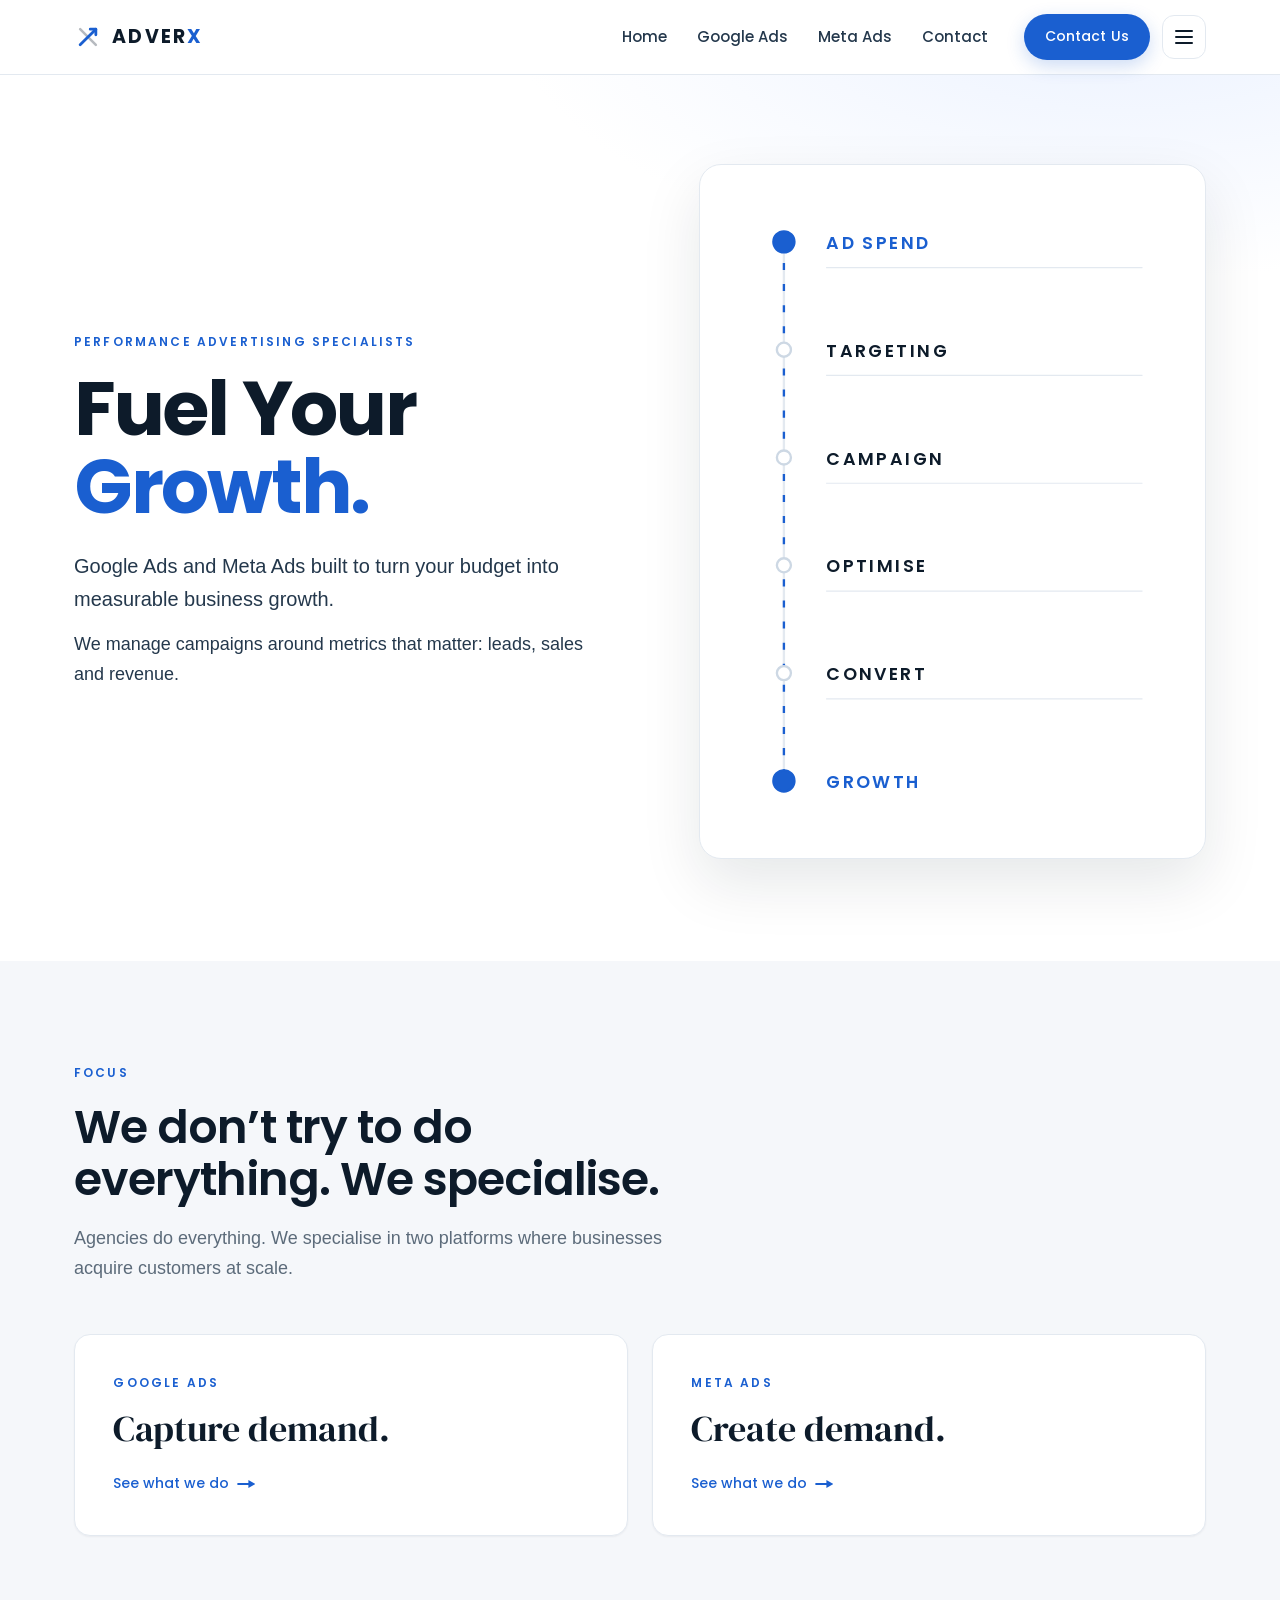
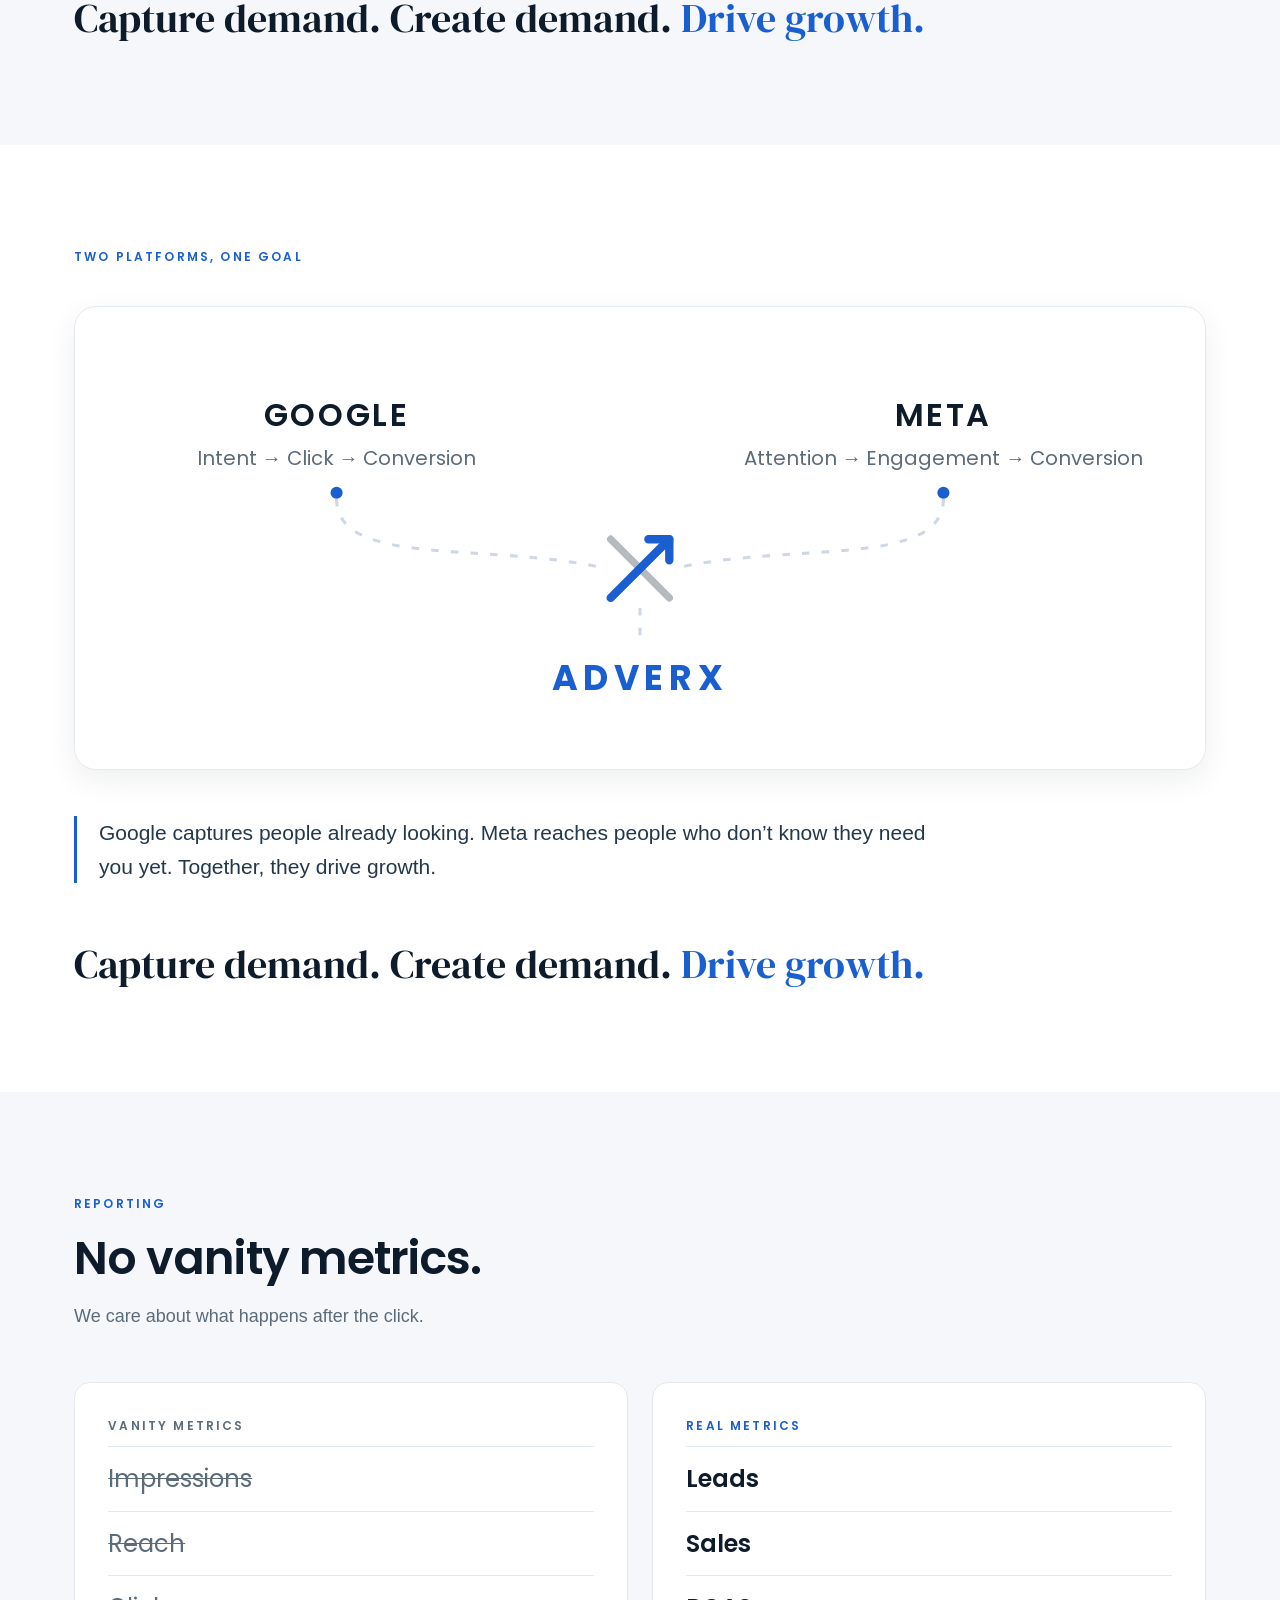
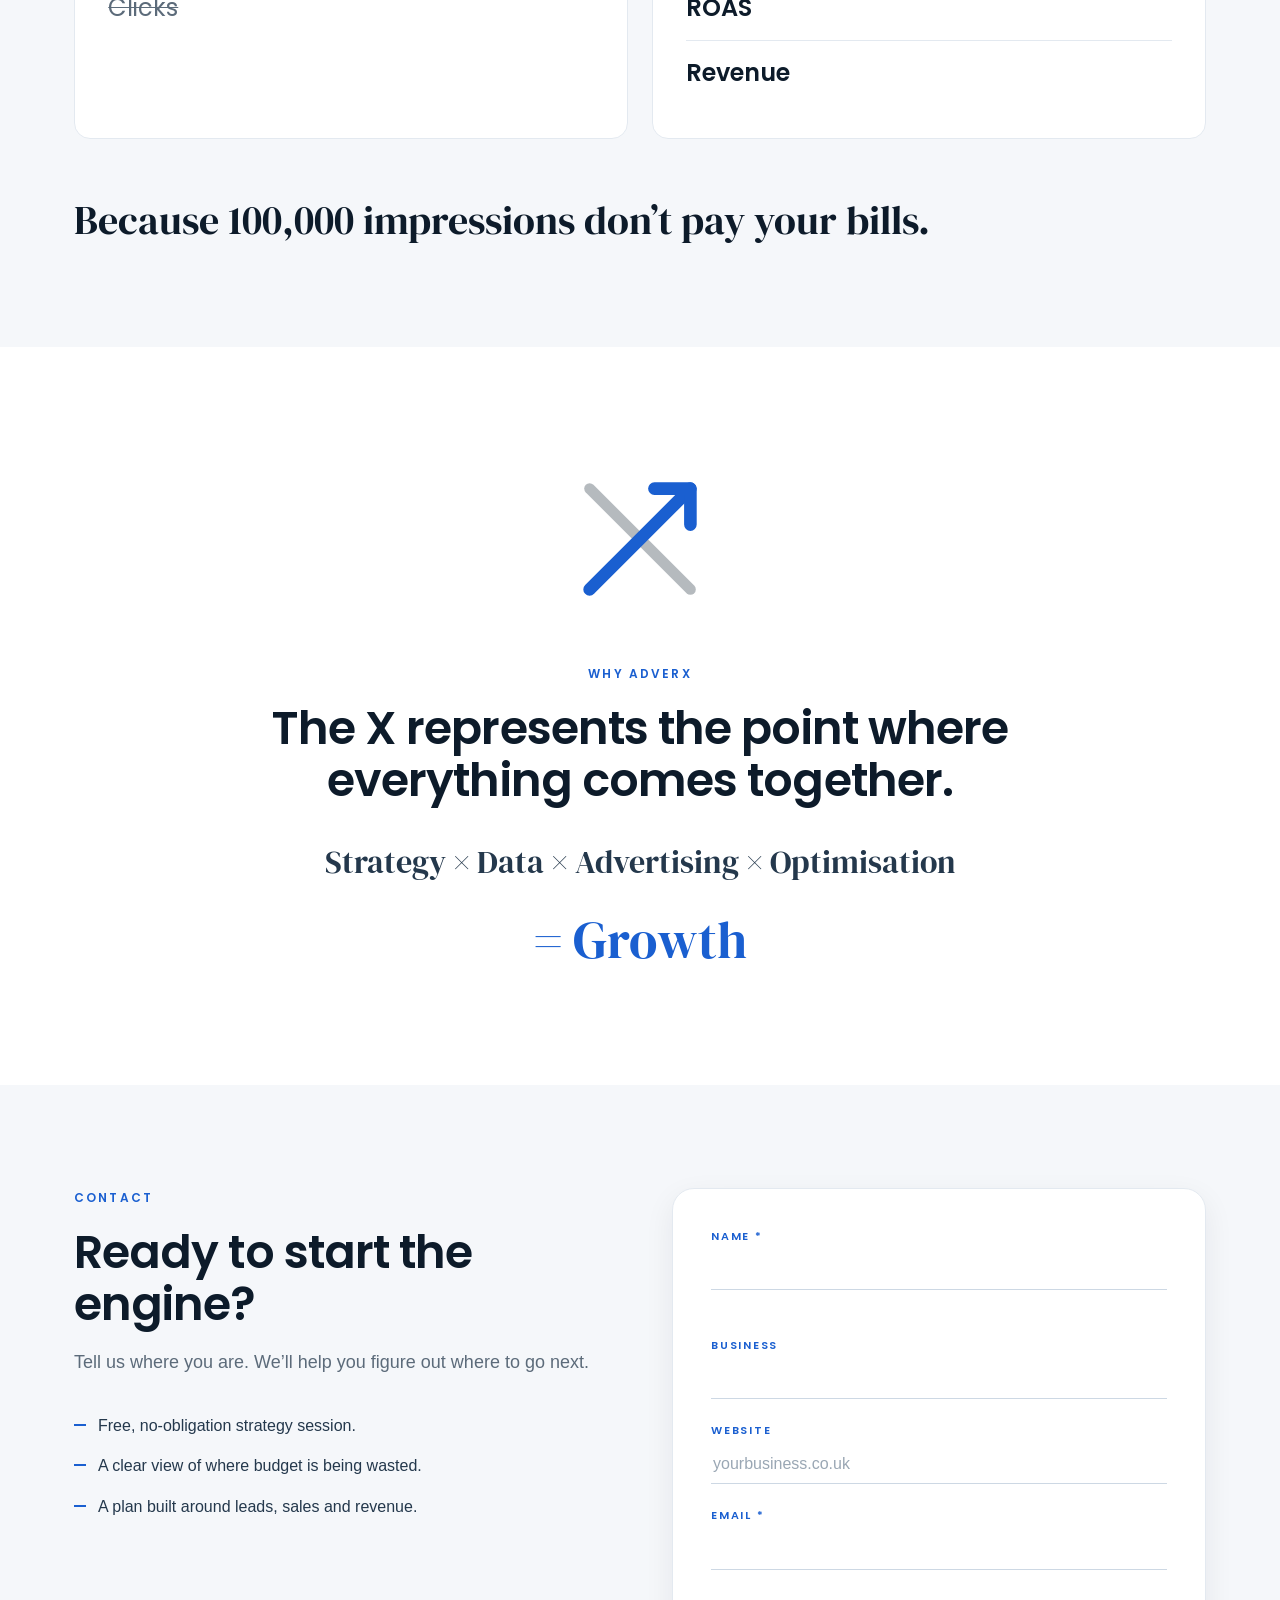
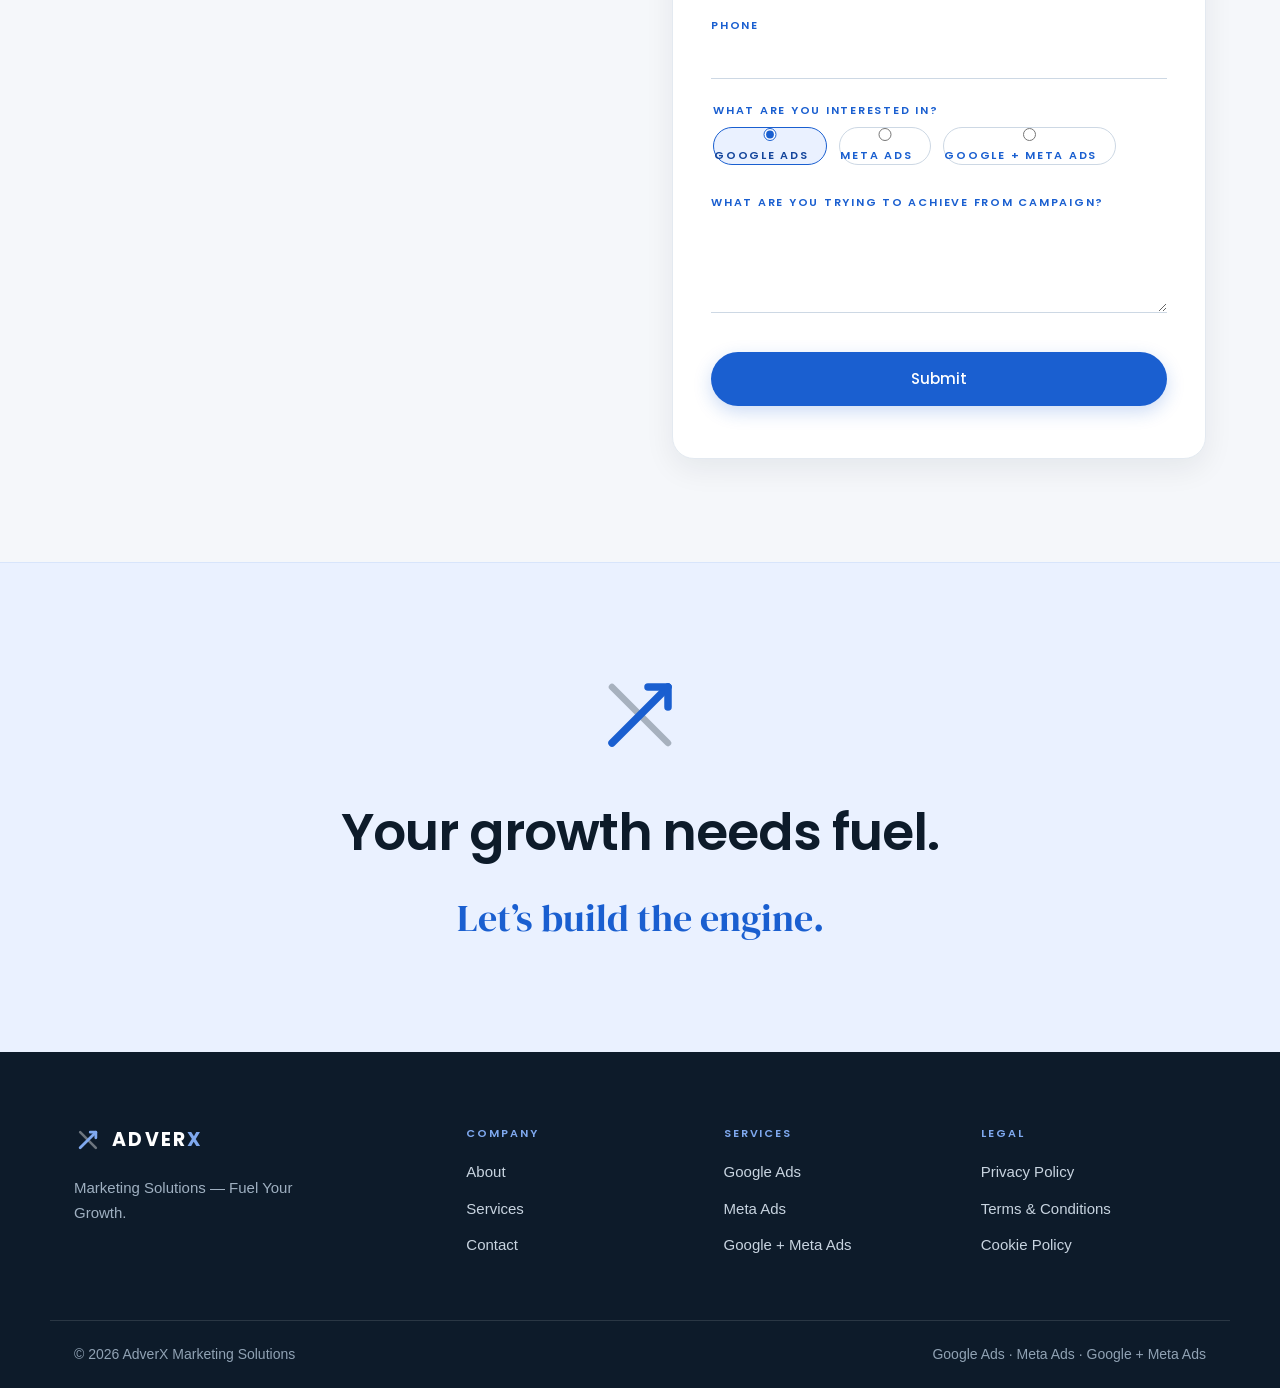
<file: index.html>
<!doctype html>
<html lang="en">
<head>
<meta charset="utf-8">
<meta name="viewport" content="width=device-width, initial-scale=1">
<title>AdverX Marketing Solutions — Google Ads &amp; Meta Ads Specialists</title>
<meta name="description" content="AdverX Marketing Solutions is a specialist Google Ads and Meta Ads agency. We manage campaigns around the metrics that matter: leads, sales and revenue.">
<meta name="theme-color" content="#ffffff">
<meta property="og:title" content="AdverX Marketing Solutions — Fuel Your Growth">
<meta property="og:description" content="Google Ads and Meta Ads built to turn your budget into measurable business growth.">
<meta property="og:type" content="website">
<link rel="preconnect" href="https://fonts.googleapis.com">
<link rel="preconnect" href="https://fonts.gstatic.com" crossorigin>
<link href="https://fonts.googleapis.com/css2?family=DM+Serif+Display&family=Poppins:wght@400;500;600;700&display=swap" rel="stylesheet">
<link rel="icon" href="assets/favicon.svg" type="image/svg+xml">
<link rel="stylesheet" href="assets/css/styles.css">
<script>
/* Scroll-reveal is opt-in via the .js class. If main.js never runs, drop the class
   again after a moment so the content can never stay hidden. */
document.documentElement.classList.add("js");
setTimeout(function () {
  if (!window.adverxReady) document.documentElement.classList.remove("js");
}, 2500);
</script>
</head>
<body id="top">
<a class="skip-link" href="#main">Skip to content</a>

<!-- ================= HEADER ================= -->
<header class="site-header" id="siteHeader">
  <div class="container header-inner">
    <a class="logo" href="index.html" aria-label="AdverX home">
      <svg class="x-mark" viewBox="0 0 100 100" aria-hidden="true" focusable="false">
        <path class="x-b" d="M22 22 L78 78"></path>
        <path class="x-a" d="M22 78 L78 22"></path>
        <path class="x-a-head" d="M58 22 H78 V42"></path>
      </svg>
      <span class="logo-word">ADVER<span class="logo-x">X</span></span>
    </a>

    <nav class="primary-nav" aria-label="Primary">
      <a href="index.html">Home</a>
      <a href="services.html#google-ads">Google Ads</a>
      <a href="services.html#meta-ads">Meta Ads</a>
      <a href="#contact">Contact</a>
    </nav>

    <div class="header-actions">
      <a class="btn btn-accent btn-sm header-cta" href="#contact">Contact Us</a>
      <button class="menu-toggle" id="menuToggle" type="button" aria-expanded="false" aria-controls="menuPanel">
        <span class="menu-bars" aria-hidden="true"><i></i><i></i><i></i></span>
        <span class="sr-only">Menu</span>
      </button>
    </div>
  </div>

  <div class="menu-panel" id="menuPanel" hidden>
    <div class="container menu-grid">
      <div class="menu-col menu-col-mobile">
        <p class="menu-heading">Menu</p>
        <a href="index.html">Home</a>
        <a href="services.html">Services</a>
        <a href="about.html">About</a>
        <a href="#contact">Contact</a>
      </div>
      <div class="menu-col">
        <p class="menu-heading">About</p>
        <a href="about.html">Built for performance</a>
        <a href="about.html#experience">Our experience</a>
        <a href="about.html#why">Why work with a specialist</a>
      </div>
      <div class="menu-col">
        <p class="menu-heading">Services</p>
        <a href="services.html#process">The AdverX Engine</a>
        <a href="services.html#google-ads">Google Ads</a>
        <a href="services.html#meta-ads">Meta Ads</a>
        <a href="services.html#google-meta">Google + Meta Ads</a>
      </div>
      <div class="menu-col menu-cta">
        <p class="menu-heading">Get started</p>
        <p class="menu-note">A no-obligation strategy session. Tell us where you are &mdash; we&rsquo;ll help you figure out where to go next.</p>
        <a class="btn btn-accent btn-sm" href="#contact">Contact Us</a>
      </div>
    </div>
  </div>
</header>

<main id="main">

<!-- ================= HERO ================= -->
<section class="hero" aria-labelledby="hero-title">
  <div class="container hero-grid">
    <div class="hero-copy">
      <p class="eyebrow reveal">Performance Advertising Specialists</p>
      <h1 id="hero-title" class="reveal">Fuel Your <span class="accent">Growth.</span></h1>
      <p class="lead reveal">Google Ads and Meta Ads built to turn your budget into measurable business growth.</p>
      <p class="lead lead-muted reveal">We manage campaigns around metrics that matter: leads, sales and revenue.</p>
    </div>

    <div class="hero-visual reveal">
      <svg class="engine-svg" viewBox="0 0 380 540" role="img" aria-label="The AdverX engine: ad spend flows through targeting, campaign, optimisation and conversion into growth.">
        <line class="rail" x1="46" y1="40" x2="46" y2="500"></line>
        <line class="rail-flow" x1="46" y1="40" x2="46" y2="500"></line>

        <g class="node node-hot" transform="translate(0,40)">
          <circle cx="46" cy="0" r="9"></circle><text x="82" y="6">AD SPEND</text>
          <line class="node-rule" x1="82" y1="22" x2="352" y2="22"></line>
        </g>
        <g class="node" transform="translate(0,132)">
          <circle cx="46" cy="0" r="6"></circle><text x="82" y="6">TARGETING</text>
          <line class="node-rule" x1="82" y1="22" x2="352" y2="22"></line>
        </g>
        <g class="node" transform="translate(0,224)">
          <circle cx="46" cy="0" r="6"></circle><text x="82" y="6">CAMPAIGN</text>
          <line class="node-rule" x1="82" y1="22" x2="352" y2="22"></line>
        </g>
        <g class="node" transform="translate(0,316)">
          <circle cx="46" cy="0" r="6"></circle><text x="82" y="6">OPTIMISE</text>
          <line class="node-rule" x1="82" y1="22" x2="352" y2="22"></line>
        </g>
        <g class="node" transform="translate(0,408)">
          <circle cx="46" cy="0" r="6"></circle><text x="82" y="6">CONVERT</text>
          <line class="node-rule" x1="82" y1="22" x2="352" y2="22"></line>
        </g>
        <g class="node node-hot" transform="translate(0,500)">
          <circle cx="46" cy="0" r="9"></circle><text x="82" y="6">GROWTH</text>
        </g>
      </svg>
    </div>
  </div>
</section>

<!-- ================= SPECIALISE ================= -->
<section class="section section-alt" id="specialise" aria-labelledby="specialise-title">
  <div class="container">
    <p class="eyebrow reveal">Focus</p>
    <h2 id="specialise-title" class="section-title reveal">We don&rsquo;t try to do everything. We specialise.</h2>
    <p class="section-lead reveal">Agencies do everything. We specialise in two platforms where businesses acquire customers at scale.</p>

    <div class="split-cards">
      <a class="split-card split-card-link reveal" href="services.html#google-ads">
        <p class="card-kicker">Google Ads</p>
        <p class="card-statement">Capture demand.</p>
        <span class="card-more">See what we do</span>
      </a>
      <a class="split-card split-card-link reveal" href="services.html#meta-ads">
        <p class="card-kicker">Meta Ads</p>
        <p class="card-statement">Create demand.</p>
        <span class="card-more">See what we do</span>
      </a>
    </div>

    <p class="big-statement reveal">Capture demand. Create demand. <span class="accent">Drive growth.</span></p>
  </div>
</section>

<!-- ================= CONVERGENCE ================= -->
<section class="section convergence" aria-labelledby="convergence-title">
  <div class="container">
    <p class="eyebrow reveal">Two platforms, one goal</p>
    <h2 id="convergence-title" class="sr-only">How Google Ads and Meta Ads converge</h2>

    <div class="diagram-wrap reveal">
      <svg class="converge-svg" viewBox="0 0 700 260" role="img" aria-label="Google delivers intent, click and conversion. Meta delivers attention, engagement and conversion. Both converge on AdverX.">
        <path class="flow" d="M150 104 C150 150 250 132 328 150"></path>
        <path class="flow" d="M550 104 C550 150 450 132 372 150"></path>
        <path class="flow" d="M350 176 L350 200"></path>

        <text class="node-title" x="150" y="56">GOOGLE</text>
        <text class="node-sub" x="150" y="82">Intent &rarr; Click &rarr; Conversion</text>

        <text class="node-title" x="550" y="56">META</text>
        <text class="node-sub" x="550" y="82">Attention &rarr; Engagement &rarr; Conversion</text>

        <circle class="dot" cx="150" cy="100" r="4"></circle>
        <circle class="dot" cx="550" cy="100" r="4"></circle>

        <g class="x-glyph" transform="translate(315.5,115.5) scale(0.69)">
          <path class="x-b" d="M22 22 L78 78"></path>
          <path class="x-a" d="M22 78 L78 22"></path>
          <path class="x-a-head" d="M58 22 H78 V42"></path>
        </g>

        <text class="node-brand" x="350" y="230">ADVERX</text>
      </svg>
    </div>

    <blockquote class="quote reveal">
      Google captures people already looking. Meta reaches people who don&rsquo;t know they need you yet. Together, they drive growth.
    </blockquote>

    <p class="big-statement reveal">Capture demand. Create demand. <span class="accent">Drive growth.</span></p>
  </div>
</section>

<!-- ================= NO VANITY METRICS ================= -->
<section class="section section-alt" id="reporting" aria-labelledby="reporting-title">
  <div class="container">
    <p class="eyebrow reveal">Reporting</p>
    <h2 id="reporting-title" class="section-title reveal">No vanity metrics.</h2>
    <p class="section-lead reveal">We care about what happens after the click.</p>

    <div class="metrics-grid">
      <div class="metrics-col reveal">
        <p class="metrics-label">Vanity metrics</p>
        <ul class="metrics-list metrics-vanity">
          <li><s>Impressions</s></li>
          <li><s>Reach</s></li>
          <li><s>Clicks</s></li>
        </ul>
      </div>
      <div class="metrics-col reveal">
        <p class="metrics-label metrics-label-real">Real metrics</p>
        <ul class="metrics-list metrics-real">
          <li>Leads</li>
          <li>Sales</li>
          <li>ROAS</li>
          <li>Revenue</li>
        </ul>
      </div>
    </div>

    <p class="big-statement reveal">Because 100,000 impressions don&rsquo;t pay your bills.</p>
  </div>
</section>

<!-- ================= BRAND STORY ================= -->
<section class="section brand-story" id="brand" aria-labelledby="brand-title">
  <div class="container brand-inner">
    <svg class="x-mark-large reveal" viewBox="0 0 100 100" aria-hidden="true" focusable="false">
      <path class="x-b" d="M22 22 L78 78"></path>
      <path class="x-a" d="M22 78 L78 22"></path>
      <path class="x-a-head" d="M58 22 H78 V42"></path>
    </svg>
    <p class="eyebrow reveal">Why AdverX</p>
    <h2 id="brand-title" class="section-title reveal">The X represents the point where everything comes together.</h2>

    <p class="formula reveal">Strategy &times; Data &times; Advertising &times; Optimisation</p>
    <p class="formula formula-result reveal">= Growth</p>
  </div>
</section>

<!-- ================= CONTACT ================= -->
<section class="section section-alt contact" id="contact" aria-labelledby="contact-title">
  <div class="container contact-grid">
    <div class="contact-copy">
      <p class="eyebrow reveal">Contact</p>
      <h2 id="contact-title" class="section-title reveal">Ready to start the engine?</h2>
      <p class="section-lead reveal">Tell us where you are. We&rsquo;ll help you figure out where to go next.</p>

      <ul class="contact-points reveal">
        <li>Free, no-obligation strategy session.</li>
        <li>A clear view of where budget is being wasted.</li>
        <li>A plan built around leads, sales and revenue.</li>
      </ul>
    </div>

    <div class="contact-form-wrap reveal">
      <form class="contact-form" id="contactForm" novalidate>
        <div class="field">
          <label for="name">Name <span class="req" aria-hidden="true">*</span></label>
          <input type="text" id="name" name="name" autocomplete="name" required>
          <p class="field-error" data-error-for="name"></p>
        </div>

        <div class="field">
          <label for="business">Business</label>
          <input type="text" id="business" name="business" autocomplete="organization">
        </div>

        <div class="field">
          <label for="website">Website</label>
          <input type="text" id="website" name="website" autocomplete="url" placeholder="yourbusiness.co.uk">
        </div>

        <div class="field">
          <label for="email">Email <span class="req" aria-hidden="true">*</span></label>
          <input type="email" id="email" name="email" autocomplete="email" required>
          <p class="field-error" data-error-for="email"></p>
        </div>

        <div class="field">
          <label for="phone">Phone</label>
          <input type="tel" id="phone" name="phone" autocomplete="tel">
        </div>

        <fieldset class="field field-choice">
          <legend>What are you interested in?</legend>
          <div class="radio-row">
            <label class="radio">
              <input type="radio" name="interest" value="Google Ads" checked>
              <span>Google Ads</span>
            </label>
            <label class="radio">
              <input type="radio" name="interest" value="Meta Ads">
              <span>Meta Ads</span>
            </label>
            <label class="radio">
              <input type="radio" name="interest" value="Google + Meta Ads">
              <span>Google + Meta Ads</span>
            </label>
          </div>
        </fieldset>

        <div class="field">
          <label for="goals">What are you trying to achieve from campaign?</label>
          <textarea id="goals" name="goals" rows="4"></textarea>
        </div>

        <button class="btn btn-accent btn-block" type="submit">Submit</button>
        <p class="form-status" id="formStatus" role="status" aria-live="polite"></p>
      </form>
    </div>
  </div>
</section>

<!-- ================= FINAL CTA ================= -->
<section class="final-cta" aria-labelledby="final-cta-title">
  <div class="container final-inner">
    <svg class="x-mark-cta" viewBox="0 0 100 100" aria-hidden="true" focusable="false">
      <path class="x-b" d="M22 22 L78 78"></path>
      <path class="x-a" d="M22 78 L78 22"></path>
      <path class="x-a-head" d="M58 22 H78 V42"></path>
    </svg>
    <h2 id="final-cta-title">Your growth needs fuel.</h2>
    <p class="final-sub">Let&rsquo;s build the engine.</p>
  </div>
</section>

</main>

<!-- ================= FOOTER ================= -->
<footer class="site-footer">
  <div class="container footer-grid">
    <div class="footer-brand">
      <a class="logo" href="index.html" aria-label="AdverX home">
        <svg class="x-mark" viewBox="0 0 100 100" aria-hidden="true" focusable="false">
          <path class="x-b" d="M22 22 L78 78"></path>
          <path class="x-a" d="M22 78 L78 22"></path>
          <path class="x-a-head" d="M58 22 H78 V42"></path>
        </svg>
        <span class="logo-word">ADVER<span class="logo-x">X</span></span>
      </a>
      <p class="footer-tagline">Marketing Solutions &mdash; Fuel Your Growth.</p>
    </div>

    <nav class="footer-col" aria-label="Company">
      <p class="footer-heading">Company</p>
      <a href="about.html">About</a>
      <a href="services.html">Services</a>
      <a href="#contact">Contact</a>
    </nav>

    <nav class="footer-col" aria-label="Services">
      <p class="footer-heading">Services</p>
      <a href="services.html#google-ads">Google Ads</a>
      <a href="services.html#meta-ads">Meta Ads</a>
      <a href="services.html#google-meta">Google + Meta Ads</a>
    </nav>

    <nav class="footer-col" aria-label="Legal">
      <p class="footer-heading">Legal</p>
      <a href="legal/privacy-policy.html">Privacy Policy</a>
      <a href="legal/terms-and-conditions.html">Terms &amp; Conditions</a>
      <a href="legal/cookie-policy.html">Cookie Policy</a>
    </nav>
  </div>

  <div class="container footer-bottom">
    <p>&copy; 2026 AdverX Marketing Solutions</p>
    <p>Google Ads &middot; Meta Ads &middot; Google + Meta Ads</p>
  </div>
</footer>

<script src="assets/js/main.js"></script>
</body>
</html>
</file>
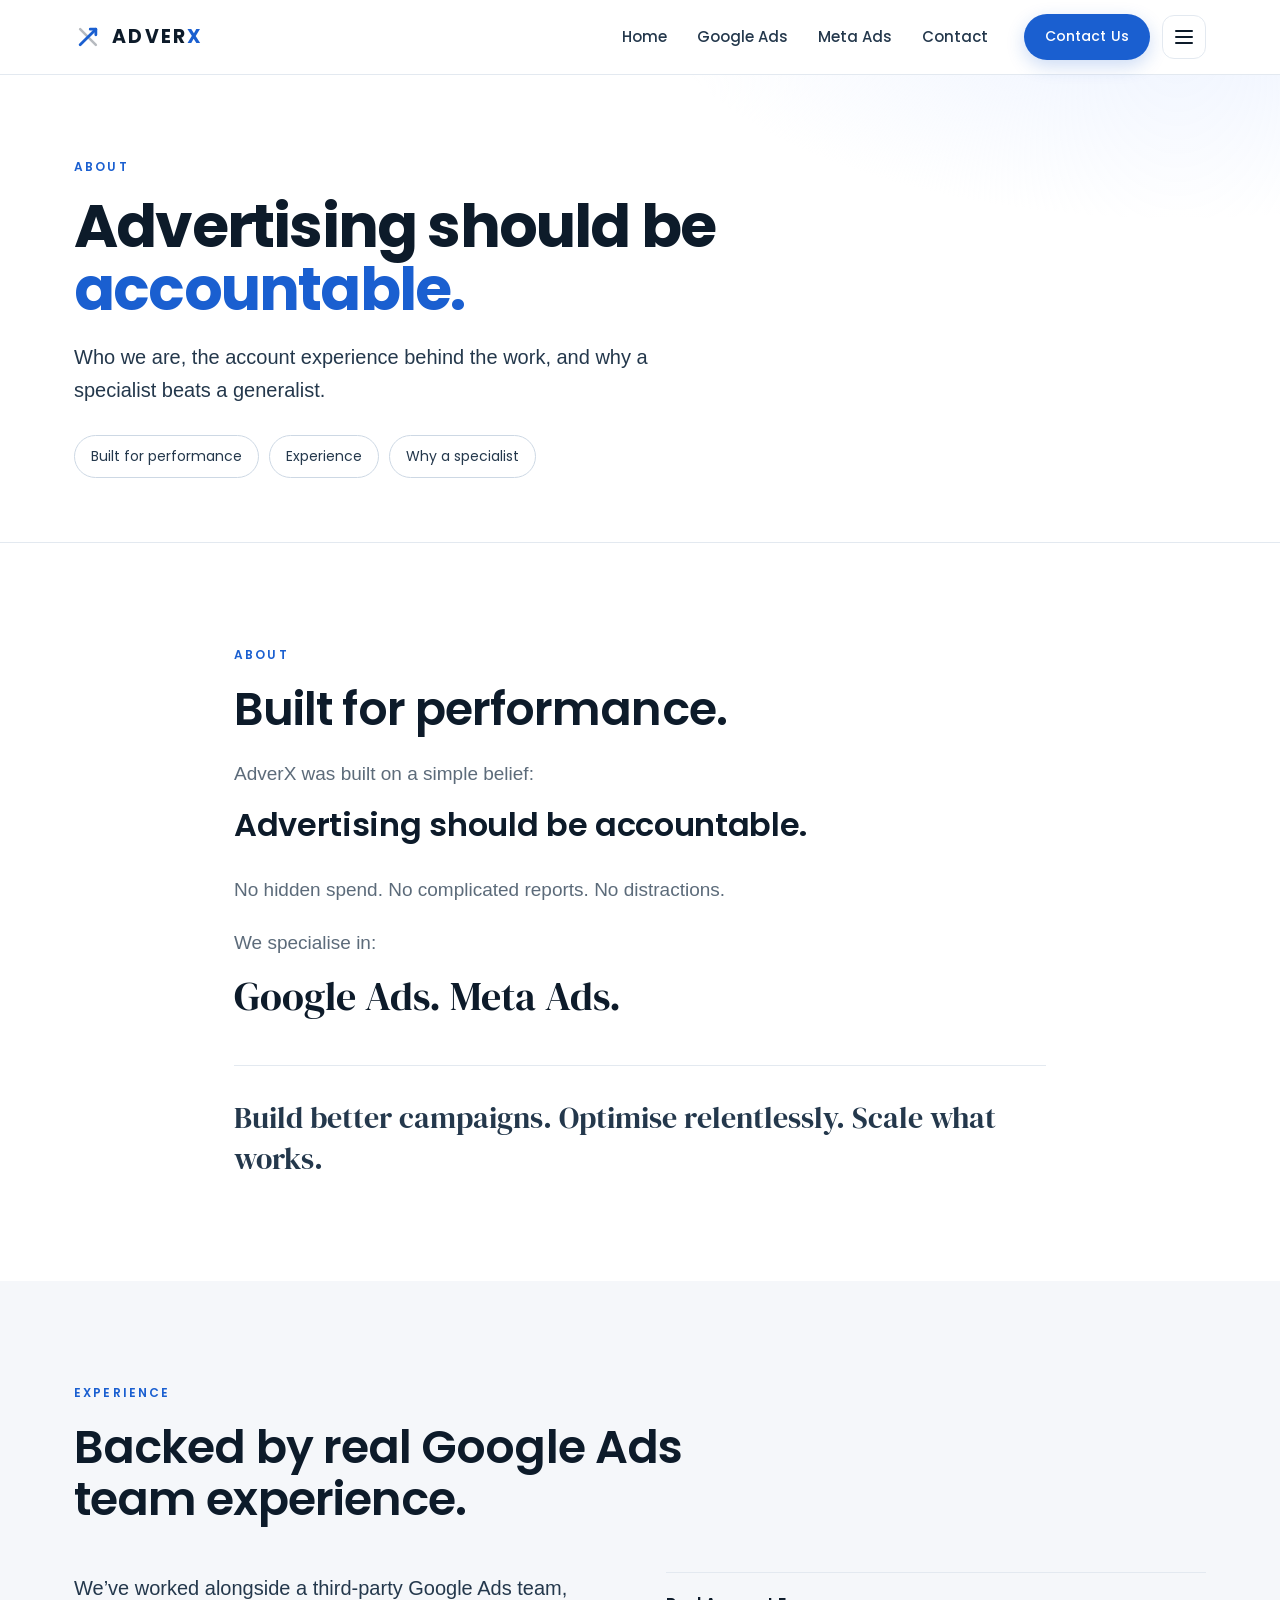
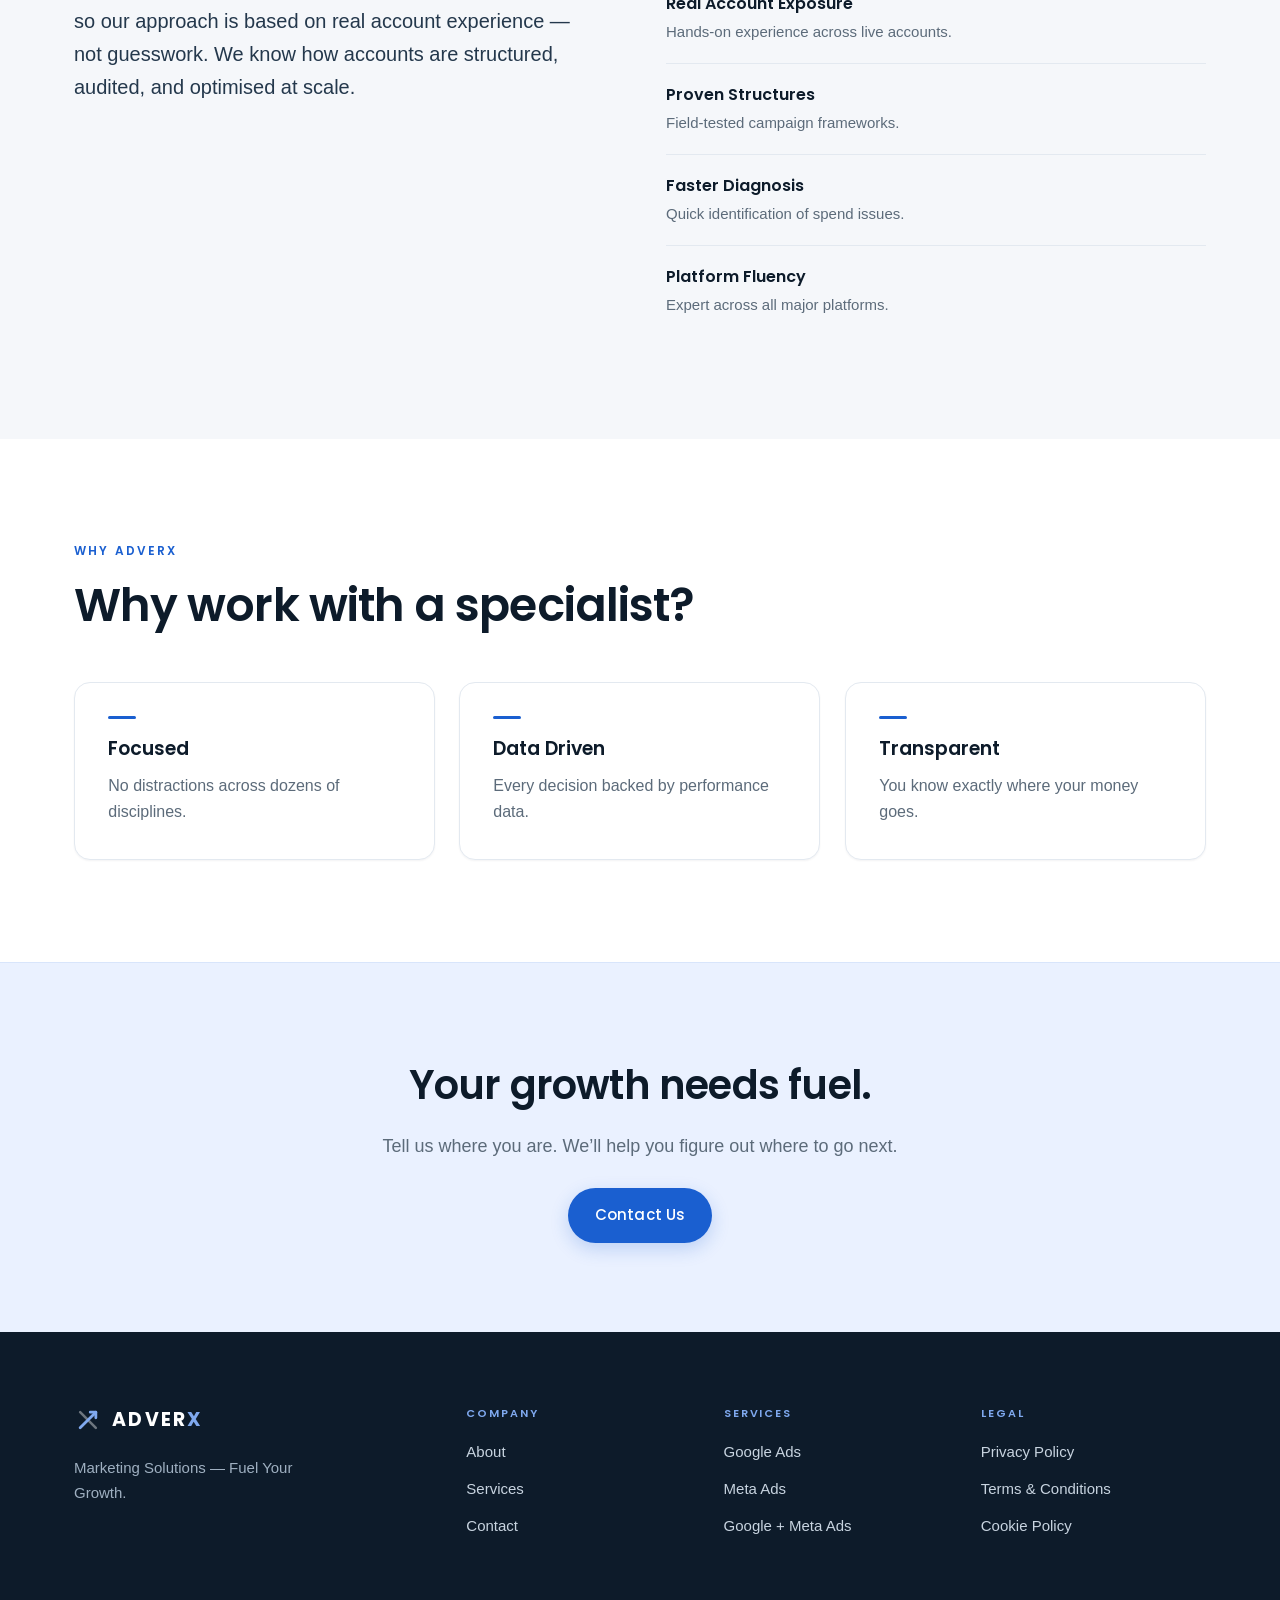
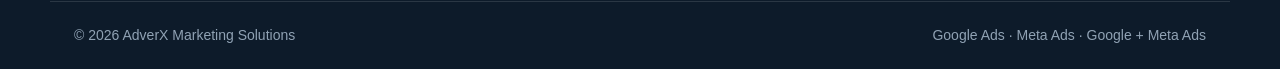
<file: about.html>
<!doctype html>
<html lang="en">
<head>
<meta charset="utf-8">
<meta name="viewport" content="width=device-width, initial-scale=1">
<title>About — AdverX Marketing Solutions</title>
<meta name="description" content="AdverX was built on a simple belief: advertising should be accountable. Real Google Ads team experience, and why a specialist beats a generalist.">
<meta name="theme-color" content="#ffffff">
<meta property="og:title" content="About — AdverX Marketing Solutions">
<meta property="og:description" content="Built for performance. Advertising should be accountable.">
<meta property="og:type" content="website">
<link rel="preconnect" href="https://fonts.googleapis.com">
<link rel="preconnect" href="https://fonts.gstatic.com" crossorigin>
<link href="https://fonts.googleapis.com/css2?family=DM+Serif+Display&family=Poppins:wght@400;500;600;700&display=swap" rel="stylesheet">
<link rel="icon" href="assets/favicon.svg" type="image/svg+xml">
<link rel="stylesheet" href="assets/css/styles.css">
<script>
document.documentElement.classList.add("js");
setTimeout(function () {
  if (!window.adverxReady) document.documentElement.classList.remove("js");
}, 2500);
</script>
</head>
<body id="top">
<a class="skip-link" href="#main">Skip to content</a>

<!-- ================= HEADER ================= -->
<header class="site-header" id="siteHeader">
  <div class="container header-inner">
    <a class="logo" href="index.html" aria-label="AdverX home">
      <svg class="x-mark" viewBox="0 0 100 100" aria-hidden="true" focusable="false">
        <path class="x-b" d="M22 22 L78 78"></path>
        <path class="x-a" d="M22 78 L78 22"></path>
        <path class="x-a-head" d="M58 22 H78 V42"></path>
      </svg>
      <span class="logo-word">ADVER<span class="logo-x">X</span></span>
    </a>

    <nav class="primary-nav" aria-label="Primary">
      <a href="index.html">Home</a>
      <a href="services.html#google-ads">Google Ads</a>
      <a href="services.html#meta-ads">Meta Ads</a>
      <a href="index.html#contact">Contact</a>
    </nav>

    <div class="header-actions">
      <a class="btn btn-accent btn-sm header-cta" href="index.html#contact">Contact Us</a>
      <button class="menu-toggle" id="menuToggle" type="button" aria-expanded="false" aria-controls="menuPanel">
        <span class="menu-bars" aria-hidden="true"><i></i><i></i><i></i></span>
        <span class="sr-only">Menu</span>
      </button>
    </div>
  </div>

  <div class="menu-panel" id="menuPanel" hidden>
    <div class="container menu-grid">
      <div class="menu-col menu-col-mobile">
        <p class="menu-heading">Menu</p>
        <a href="index.html">Home</a>
        <a href="services.html">Services</a>
        <a href="about.html">About</a>
        <a href="index.html#contact">Contact</a>
      </div>
      <div class="menu-col">
        <p class="menu-heading">About</p>
        <a href="#story">Built for performance</a>
        <a href="#experience">Our experience</a>
        <a href="#why">Why work with a specialist</a>
      </div>
      <div class="menu-col">
        <p class="menu-heading">Services</p>
        <a href="services.html#process">The AdverX Engine</a>
        <a href="services.html#google-ads">Google Ads</a>
        <a href="services.html#meta-ads">Meta Ads</a>
        <a href="services.html#google-meta">Google + Meta Ads</a>
      </div>
      <div class="menu-col menu-cta">
        <p class="menu-heading">Get started</p>
        <p class="menu-note">A no-obligation strategy session. Tell us where you are &mdash; we&rsquo;ll help you figure out where to go next.</p>
        <a class="btn btn-accent btn-sm" href="index.html#contact">Contact Us</a>
      </div>
    </div>
  </div>
</header>

<main id="main">

<!-- ================= PAGE HERO ================= -->
<section class="page-hero">
  <div class="container">
    <p class="eyebrow reveal">About</p>
    <h1 class="reveal">Advertising should be <span class="accent">accountable.</span></h1>
    <p class="lead reveal">Who we are, the account experience behind the work, and why a specialist beats a generalist.</p>

    <div class="page-jump reveal">
      <a href="#story">Built for performance</a>
      <a href="#experience">Experience</a>
      <a href="#why">Why a specialist</a>
    </div>
  </div>
</section>

<!-- ================= 1. ABOUT ================= -->
<section class="section" id="story" aria-labelledby="about-title">
  <div class="container about-inner">
    <p class="eyebrow reveal">About</p>
    <h2 id="about-title" class="section-title reveal">Built for performance.</h2>

    <p class="about-line reveal">AdverX was built on a simple belief:</p>
    <p class="about-strong reveal">Advertising should be accountable.</p>
    <p class="about-line reveal">No hidden spend. No complicated reports. No distractions.</p>
    <p class="about-line reveal">We specialise in:</p>
    <p class="big-statement about-platforms reveal">Google Ads. Meta Ads.</p>
    <p class="callout reveal">Build better campaigns. Optimise relentlessly. Scale what works.</p>
  </div>
</section>

<!-- ================= 2. EXPERIENCE ================= -->
<section class="section section-alt" id="experience" aria-labelledby="experience-title">
  <div class="container">
    <p class="eyebrow reveal">Experience</p>
    <h2 id="experience-title" class="section-title reveal">Backed by real Google Ads team experience.</h2>

    <div class="experience-grid">
      <div class="experience-copy reveal">
        <p>We&rsquo;ve worked alongside a third-party Google Ads team, so our approach is based on real account experience &mdash; not guesswork. We know how accounts are structured, audited, and optimised at scale.</p>
      </div>

      <ul class="service-list experience-list">
        <li class="reveal"><h3>Real Account Exposure</h3><p>Hands-on experience across live accounts.</p></li>
        <li class="reveal"><h3>Proven Structures</h3><p>Field-tested campaign frameworks.</p></li>
        <li class="reveal"><h3>Faster Diagnosis</h3><p>Quick identification of spend issues.</p></li>
        <li class="reveal"><h3>Platform Fluency</h3><p>Expert across all major platforms.</p></li>
      </ul>
    </div>
  </div>
</section>

<!-- ================= 3. WHY A SPECIALIST ================= -->
<section class="section" id="why" aria-labelledby="why-title">
  <div class="container">
    <p class="eyebrow reveal">Why AdverX</p>
    <h2 id="why-title" class="section-title reveal">Why work with a specialist?</h2>

    <div class="cards-3">
      <article class="card reveal">
        <h3>Focused</h3>
        <p>No distractions across dozens of disciplines.</p>
      </article>
      <article class="card reveal">
        <h3>Data Driven</h3>
        <p>Every decision backed by performance data.</p>
      </article>
      <article class="card reveal">
        <h3>Transparent</h3>
        <p>You know exactly where your money goes.</p>
      </article>
    </div>
  </div>
</section>

<!-- ================= CTA ================= -->
<section class="cta-band">
  <div class="container">
    <h2>Your growth needs fuel.</h2>
    <p>Tell us where you are. We&rsquo;ll help you figure out where to go next.</p>
    <a class="btn btn-accent" href="index.html#contact">Contact Us</a>
  </div>
</section>

</main>

<!-- ================= FOOTER ================= -->
<footer class="site-footer">
  <div class="container footer-grid">
    <div class="footer-brand">
      <a class="logo" href="index.html" aria-label="AdverX home">
        <svg class="x-mark" viewBox="0 0 100 100" aria-hidden="true" focusable="false">
          <path class="x-b" d="M22 22 L78 78"></path>
          <path class="x-a" d="M22 78 L78 22"></path>
          <path class="x-a-head" d="M58 22 H78 V42"></path>
        </svg>
        <span class="logo-word">ADVER<span class="logo-x">X</span></span>
      </a>
      <p class="footer-tagline">Marketing Solutions &mdash; Fuel Your Growth.</p>
    </div>

    <nav class="footer-col" aria-label="Company">
      <p class="footer-heading">Company</p>
      <a href="about.html">About</a>
      <a href="services.html">Services</a>
      <a href="index.html#contact">Contact</a>
    </nav>

    <nav class="footer-col" aria-label="Services">
      <p class="footer-heading">Services</p>
      <a href="services.html#google-ads">Google Ads</a>
      <a href="services.html#meta-ads">Meta Ads</a>
      <a href="services.html#google-meta">Google + Meta Ads</a>
    </nav>

    <nav class="footer-col" aria-label="Legal">
      <p class="footer-heading">Legal</p>
      <a href="legal/privacy-policy.html">Privacy Policy</a>
      <a href="legal/terms-and-conditions.html">Terms &amp; Conditions</a>
      <a href="legal/cookie-policy.html">Cookie Policy</a>
    </nav>
  </div>

  <div class="container footer-bottom">
    <p>&copy; 2026 AdverX Marketing Solutions</p>
    <p>Google Ads &middot; Meta Ads &middot; Google + Meta Ads</p>
  </div>
</footer>

<script src="assets/js/main.js"></script>
</body>
</html>
</file>
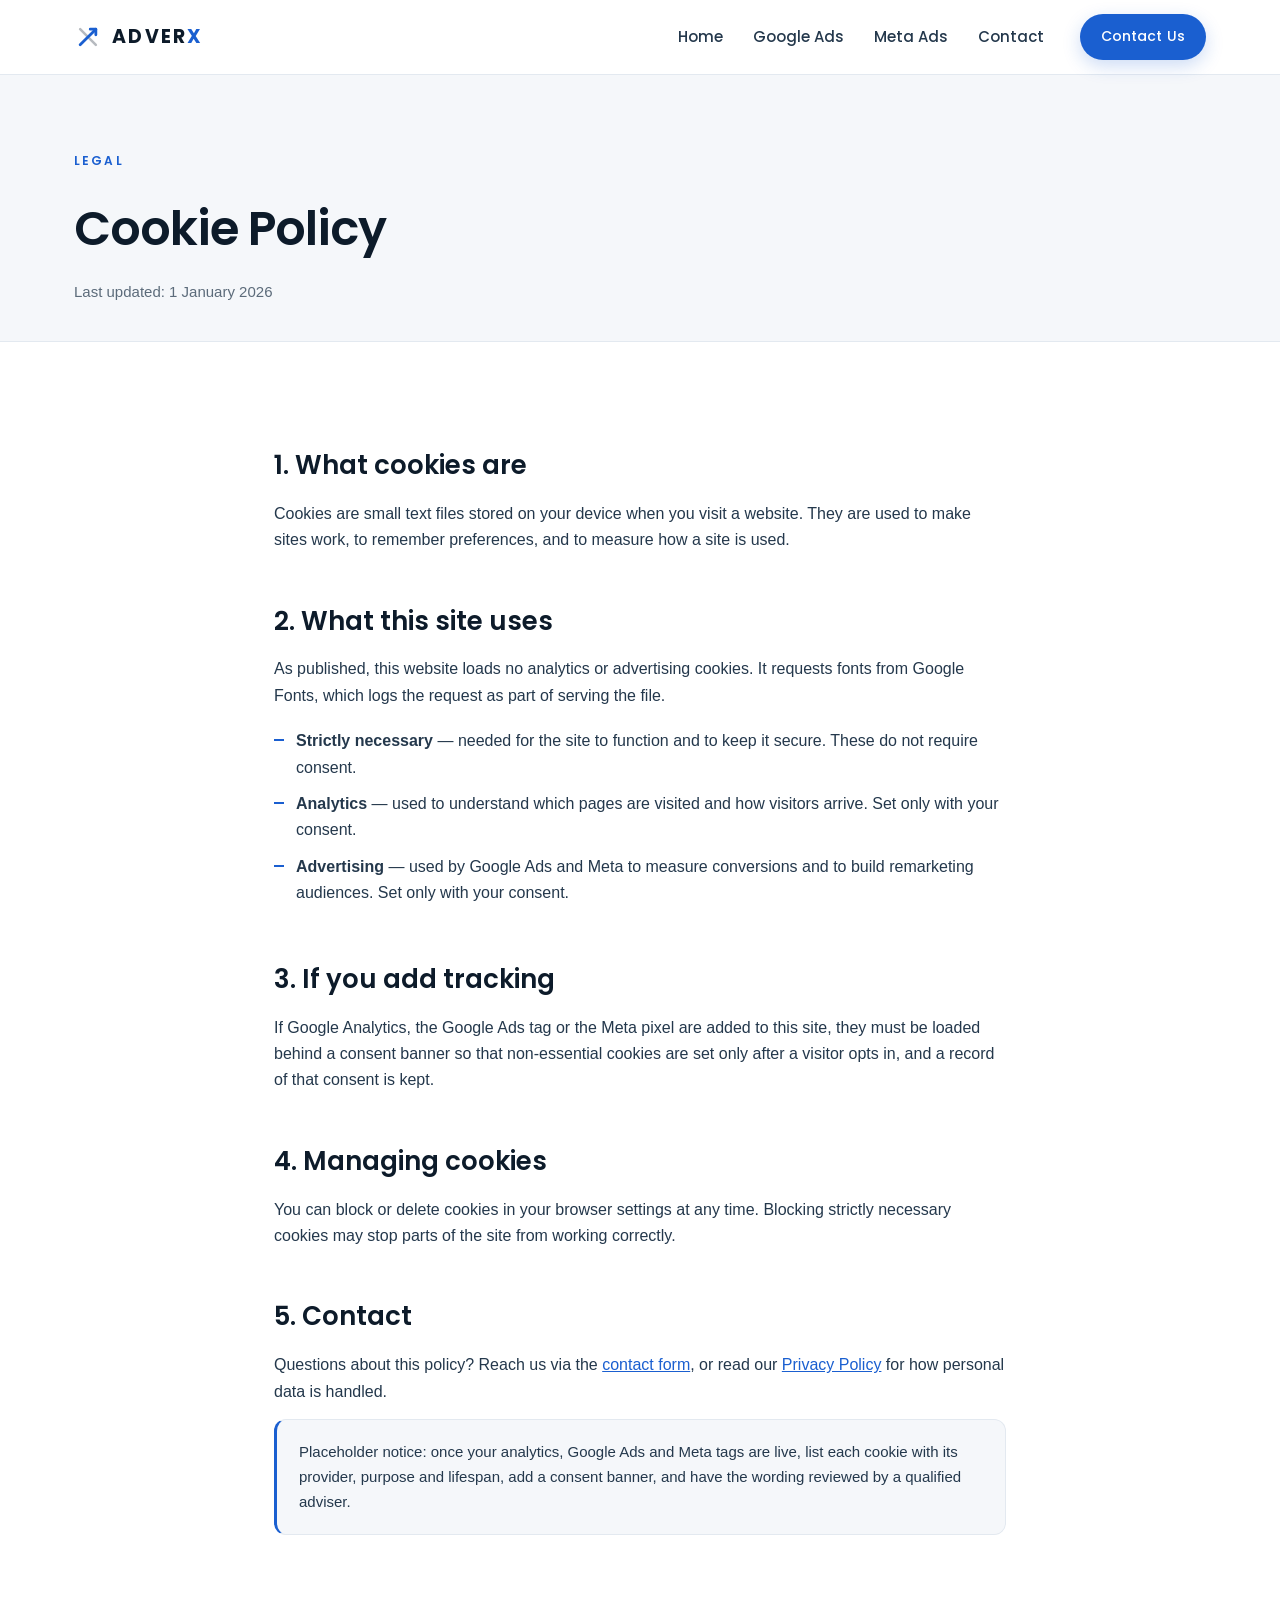
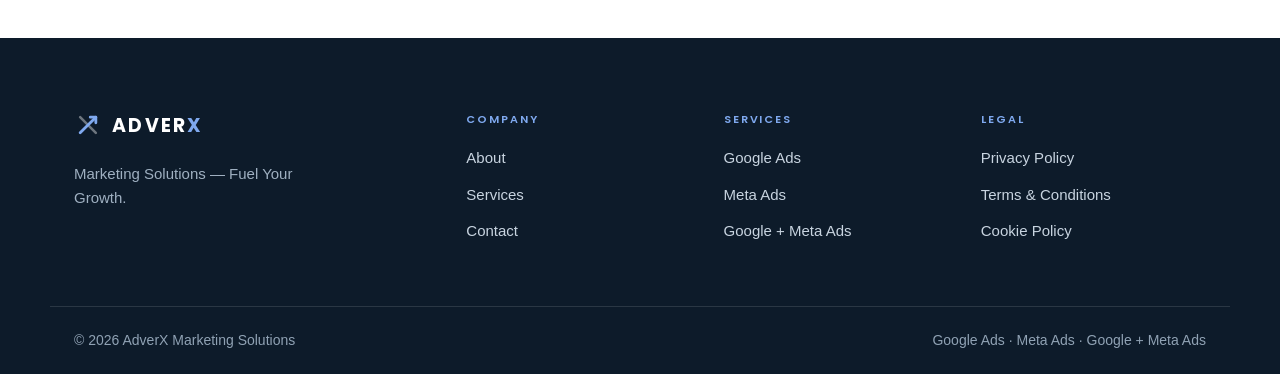
<file: cookie-policy.html>
<!doctype html>
<html lang="en">
<head>
<meta charset="utf-8">
<meta name="viewport" content="width=device-width, initial-scale=1">
<title>Cookie Policy — AdverX Marketing Solutions</title>
<meta name="description" content="How AdverX Marketing Solutions uses cookies and similar technologies.">
<meta name="robots" content="noindex">
<link rel="preconnect" href="https://fonts.googleapis.com">
<link rel="preconnect" href="https://fonts.gstatic.com" crossorigin>
<link href="https://fonts.googleapis.com/css2?family=DM+Serif+Display&family=Poppins:wght@400;500;600;700&display=swap" rel="stylesheet">
<link rel="icon" href="../assets/favicon.svg" type="image/svg+xml">
<link rel="stylesheet" href="../assets/css/styles.css">
<script>document.documentElement.classList.add("js");</script>
</head>
<body id="top">
<a class="skip-link" href="#main">Skip to content</a>

<header class="site-header" id="siteHeader">
  <div class="container header-inner">
    <a class="logo" href="../index.html" aria-label="AdverX home">
      <svg class="x-mark" viewBox="0 0 100 100" aria-hidden="true" focusable="false">
        <path class="x-b" d="M22 22 L78 78"></path><path class="x-a" d="M22 78 L78 22"></path><path class="x-a-head" d="M58 22 H78 V42"></path>
      </svg>
      <span class="logo-word">ADVER<span class="logo-x">X</span></span>
    </a>
    <nav class="primary-nav" aria-label="Primary">
      <a href="../index.html">Home</a>
      <a href="../services.html#google-ads">Google Ads</a>
      <a href="../services.html#meta-ads">Meta Ads</a>
      <a href="../index.html#contact">Contact</a>
    </nav>
    <div class="header-actions">
      <a class="btn btn-accent btn-sm" href="../index.html#contact">Contact Us</a>
    </div>
  </div>
</header>

<main id="main">
  <section class="legal-hero">
    <div class="container">
      <p class="eyebrow">Legal</p>
      <h1>Cookie Policy</h1>
      <p class="legal-updated">Last updated: 1 January 2026</p>
    </div>
  </section>

  <section class="section">
    <div class="container legal-body">
      <h2>1. What cookies are</h2>
      <p>Cookies are small text files stored on your device when you visit a website. They are used to make sites work, to remember preferences, and to measure how a site is used.</p>

      <h2>2. What this site uses</h2>
      <p>As published, this website loads no analytics or advertising cookies. It requests fonts from Google Fonts, which logs the request as part of serving the file.</p>
      <ul>
        <li><strong>Strictly necessary</strong> &mdash; needed for the site to function and to keep it secure. These do not require consent.</li>
        <li><strong>Analytics</strong> &mdash; used to understand which pages are visited and how visitors arrive. Set only with your consent.</li>
        <li><strong>Advertising</strong> &mdash; used by Google Ads and Meta to measure conversions and to build remarketing audiences. Set only with your consent.</li>
      </ul>

      <h2>3. If you add tracking</h2>
      <p>If Google Analytics, the Google Ads tag or the Meta pixel are added to this site, they must be loaded behind a consent banner so that non-essential cookies are set only after a visitor opts in, and a record of that consent is kept.</p>

      <h2>4. Managing cookies</h2>
      <p>You can block or delete cookies in your browser settings at any time. Blocking strictly necessary cookies may stop parts of the site from working correctly.</p>

      <h2>5. Contact</h2>
      <p>Questions about this policy? Reach us via the <a href="../index.html#contact">contact form</a>, or read our <a href="privacy-policy.html">Privacy Policy</a> for how personal data is handled.</p>

      <p class="legal-note">Placeholder notice: once your analytics, Google Ads and Meta tags are live, list each cookie with its provider, purpose and lifespan, add a consent banner, and have the wording reviewed by a qualified adviser.</p>
    </div>
  </section>
</main>

<footer class="site-footer">
  <div class="container footer-grid">
    <div class="footer-brand">
      <a class="logo" href="../index.html" aria-label="AdverX home">
        <svg class="x-mark" viewBox="0 0 100 100" aria-hidden="true" focusable="false">
          <path class="x-b" d="M22 22 L78 78"></path><path class="x-a" d="M22 78 L78 22"></path><path class="x-a-head" d="M58 22 H78 V42"></path>
        </svg>
        <span class="logo-word">ADVER<span class="logo-x">X</span></span>
      </a>
      <p class="footer-tagline">Marketing Solutions &mdash; Fuel Your Growth.</p>
    </div>
    <nav class="footer-col" aria-label="Company">
      <p class="footer-heading">Company</p>
      <a href="../about.html">About</a>
      <a href="../services.html">Services</a>
      <a href="../index.html#contact">Contact</a>
    </nav>
    <nav class="footer-col" aria-label="Services">
      <p class="footer-heading">Services</p>
      <a href="../services.html#google-ads">Google Ads</a>
      <a href="../services.html#meta-ads">Meta Ads</a>
      <a href="../services.html#google-meta">Google + Meta Ads</a>
    </nav>
    <nav class="footer-col" aria-label="Legal">
      <p class="footer-heading">Legal</p>
      <a href="privacy-policy.html">Privacy Policy</a>
      <a href="terms-and-conditions.html">Terms &amp; Conditions</a>
      <a href="cookie-policy.html">Cookie Policy</a>
    </nav>
  </div>
  <div class="container footer-bottom">
    <p>&copy; 2026 AdverX Marketing Solutions</p>
    <p>Google Ads &middot; Meta Ads &middot; Google + Meta Ads</p>
  </div>
</footer>

<script src="../assets/js/main.js"></script>
</body>
</html>
</file>
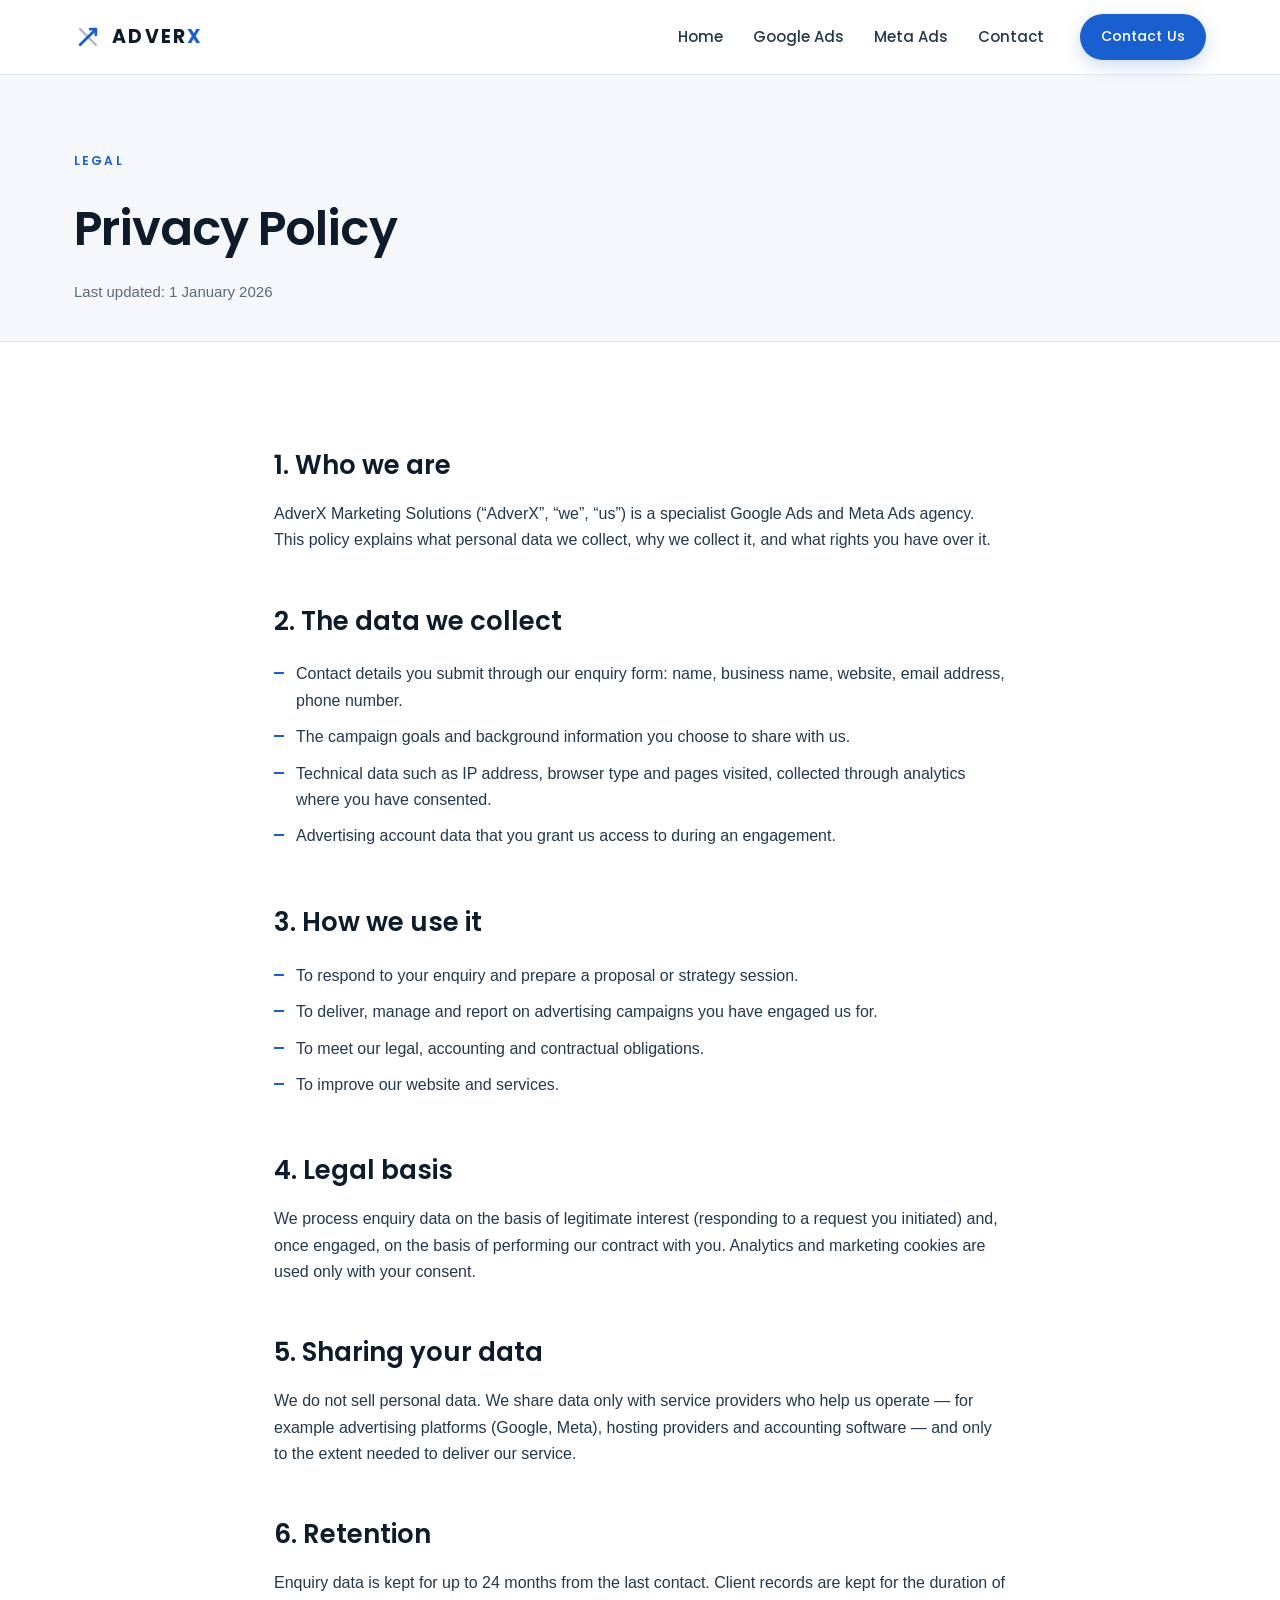
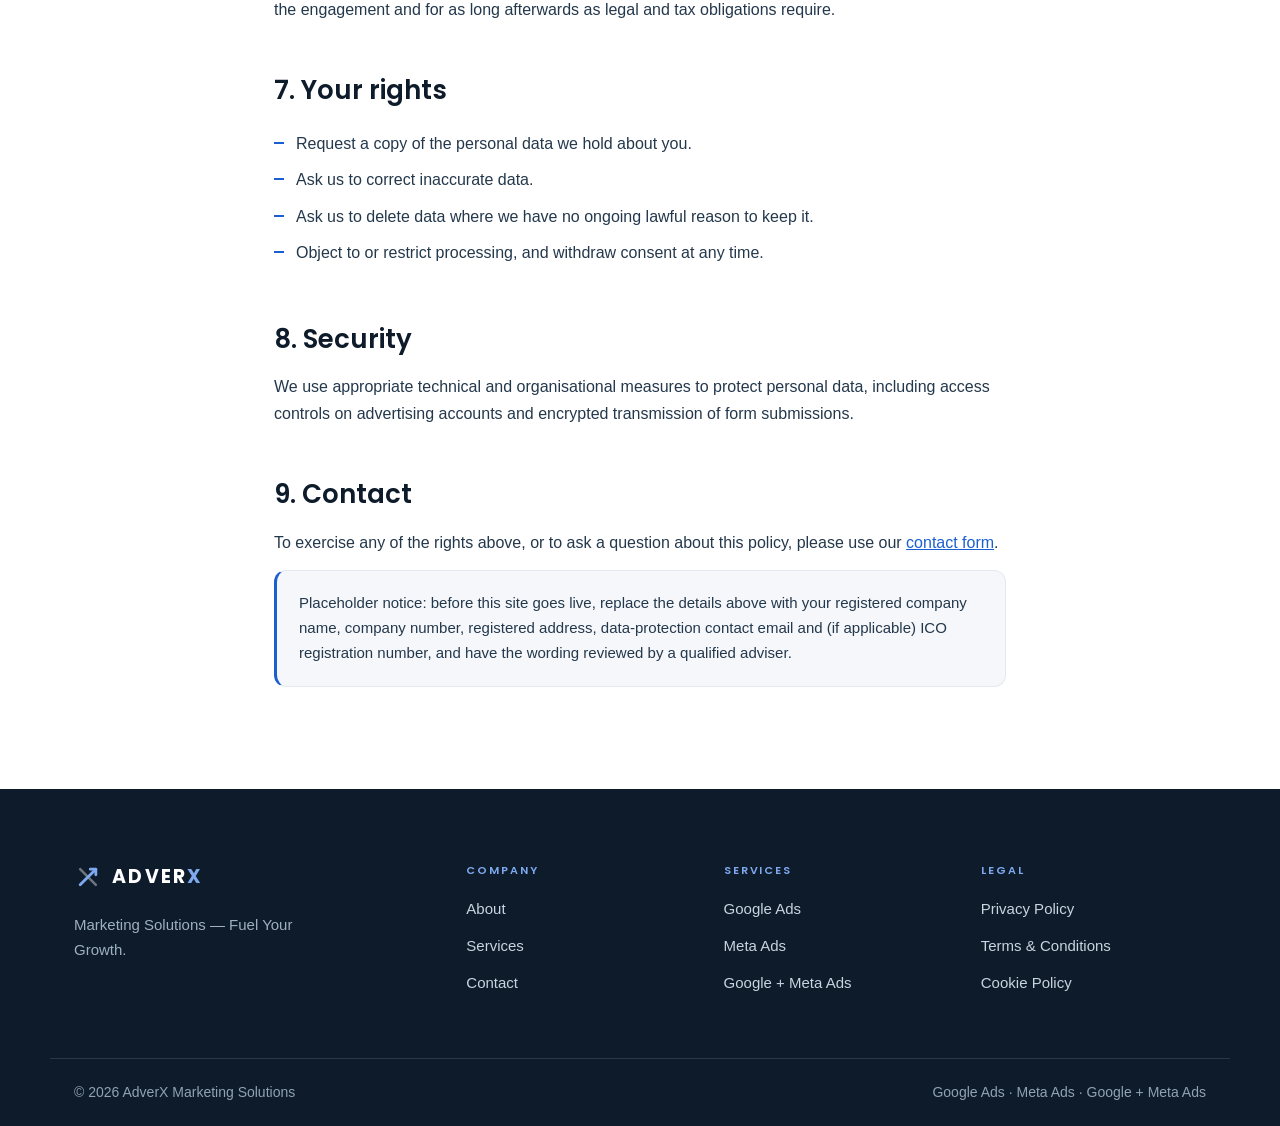
<file: privacy-policy.html>
<!doctype html>
<html lang="en">
<head>
<meta charset="utf-8">
<meta name="viewport" content="width=device-width, initial-scale=1">
<title>Privacy Policy — AdverX Marketing Solutions</title>
<meta name="description" content="How AdverX Marketing Solutions collects, uses and protects personal data.">
<meta name="robots" content="noindex">
<link rel="preconnect" href="https://fonts.googleapis.com">
<link rel="preconnect" href="https://fonts.gstatic.com" crossorigin>
<link href="https://fonts.googleapis.com/css2?family=DM+Serif+Display&family=Poppins:wght@400;500;600;700&display=swap" rel="stylesheet">
<link rel="icon" href="../assets/favicon.svg" type="image/svg+xml">
<link rel="stylesheet" href="../assets/css/styles.css">
<script>document.documentElement.classList.add("js");</script>
</head>
<body id="top">
<a class="skip-link" href="#main">Skip to content</a>

<header class="site-header" id="siteHeader">
  <div class="container header-inner">
    <a class="logo" href="../index.html" aria-label="AdverX home">
      <svg class="x-mark" viewBox="0 0 100 100" aria-hidden="true" focusable="false">
        <path class="x-b" d="M22 22 L78 78"></path><path class="x-a" d="M22 78 L78 22"></path><path class="x-a-head" d="M58 22 H78 V42"></path>
      </svg>
      <span class="logo-word">ADVER<span class="logo-x">X</span></span>
    </a>
    <nav class="primary-nav" aria-label="Primary">
      <a href="../index.html">Home</a>
      <a href="../services.html#google-ads">Google Ads</a>
      <a href="../services.html#meta-ads">Meta Ads</a>
      <a href="../index.html#contact">Contact</a>
    </nav>
    <div class="header-actions">
      <a class="btn btn-accent btn-sm" href="../index.html#contact">Contact Us</a>
    </div>
  </div>
</header>

<main id="main">
  <section class="legal-hero">
    <div class="container">
      <p class="eyebrow">Legal</p>
      <h1>Privacy Policy</h1>
      <p class="legal-updated">Last updated: 1 January 2026</p>
    </div>
  </section>

  <section class="section">
    <div class="container legal-body">
      <h2>1. Who we are</h2>
      <p>AdverX Marketing Solutions (&ldquo;AdverX&rdquo;, &ldquo;we&rdquo;, &ldquo;us&rdquo;) is a specialist Google Ads and Meta Ads agency. This policy explains what personal data we collect, why we collect it, and what rights you have over it.</p>

      <h2>2. The data we collect</h2>
      <ul>
        <li>Contact details you submit through our enquiry form: name, business name, website, email address, phone number.</li>
        <li>The campaign goals and background information you choose to share with us.</li>
        <li>Technical data such as IP address, browser type and pages visited, collected through analytics where you have consented.</li>
        <li>Advertising account data that you grant us access to during an engagement.</li>
      </ul>

      <h2>3. How we use it</h2>
      <ul>
        <li>To respond to your enquiry and prepare a proposal or strategy session.</li>
        <li>To deliver, manage and report on advertising campaigns you have engaged us for.</li>
        <li>To meet our legal, accounting and contractual obligations.</li>
        <li>To improve our website and services.</li>
      </ul>

      <h2>4. Legal basis</h2>
      <p>We process enquiry data on the basis of legitimate interest (responding to a request you initiated) and, once engaged, on the basis of performing our contract with you. Analytics and marketing cookies are used only with your consent.</p>

      <h2>5. Sharing your data</h2>
      <p>We do not sell personal data. We share data only with service providers who help us operate &mdash; for example advertising platforms (Google, Meta), hosting providers and accounting software &mdash; and only to the extent needed to deliver our service.</p>

      <h2>6. Retention</h2>
      <p>Enquiry data is kept for up to 24 months from the last contact. Client records are kept for the duration of the engagement and for as long afterwards as legal and tax obligations require.</p>

      <h2>7. Your rights</h2>
      <ul>
        <li>Request a copy of the personal data we hold about you.</li>
        <li>Ask us to correct inaccurate data.</li>
        <li>Ask us to delete data where we have no ongoing lawful reason to keep it.</li>
        <li>Object to or restrict processing, and withdraw consent at any time.</li>
      </ul>

      <h2>8. Security</h2>
      <p>We use appropriate technical and organisational measures to protect personal data, including access controls on advertising accounts and encrypted transmission of form submissions.</p>

      <h2>9. Contact</h2>
      <p>To exercise any of the rights above, or to ask a question about this policy, please use our <a href="../index.html#contact">contact form</a>.</p>

      <p class="legal-note">Placeholder notice: before this site goes live, replace the details above with your registered company name, company number, registered address, data-protection contact email and (if applicable) ICO registration number, and have the wording reviewed by a qualified adviser.</p>
    </div>
  </section>
</main>

<footer class="site-footer">
  <div class="container footer-grid">
    <div class="footer-brand">
      <a class="logo" href="../index.html" aria-label="AdverX home">
        <svg class="x-mark" viewBox="0 0 100 100" aria-hidden="true" focusable="false">
          <path class="x-b" d="M22 22 L78 78"></path><path class="x-a" d="M22 78 L78 22"></path><path class="x-a-head" d="M58 22 H78 V42"></path>
        </svg>
        <span class="logo-word">ADVER<span class="logo-x">X</span></span>
      </a>
      <p class="footer-tagline">Marketing Solutions &mdash; Fuel Your Growth.</p>
    </div>
    <nav class="footer-col" aria-label="Company">
      <p class="footer-heading">Company</p>
      <a href="../about.html">About</a>
      <a href="../services.html">Services</a>
      <a href="../index.html#contact">Contact</a>
    </nav>
    <nav class="footer-col" aria-label="Services">
      <p class="footer-heading">Services</p>
      <a href="../services.html#google-ads">Google Ads</a>
      <a href="../services.html#meta-ads">Meta Ads</a>
      <a href="../services.html#google-meta">Google + Meta Ads</a>
    </nav>
    <nav class="footer-col" aria-label="Legal">
      <p class="footer-heading">Legal</p>
      <a href="privacy-policy.html">Privacy Policy</a>
      <a href="terms-and-conditions.html">Terms &amp; Conditions</a>
      <a href="cookie-policy.html">Cookie Policy</a>
    </nav>
  </div>
  <div class="container footer-bottom">
    <p>&copy; 2026 AdverX Marketing Solutions</p>
    <p>Google Ads &middot; Meta Ads &middot; Google + Meta Ads</p>
  </div>
</footer>

<script src="../assets/js/main.js"></script>
</body>
</html>
</file>
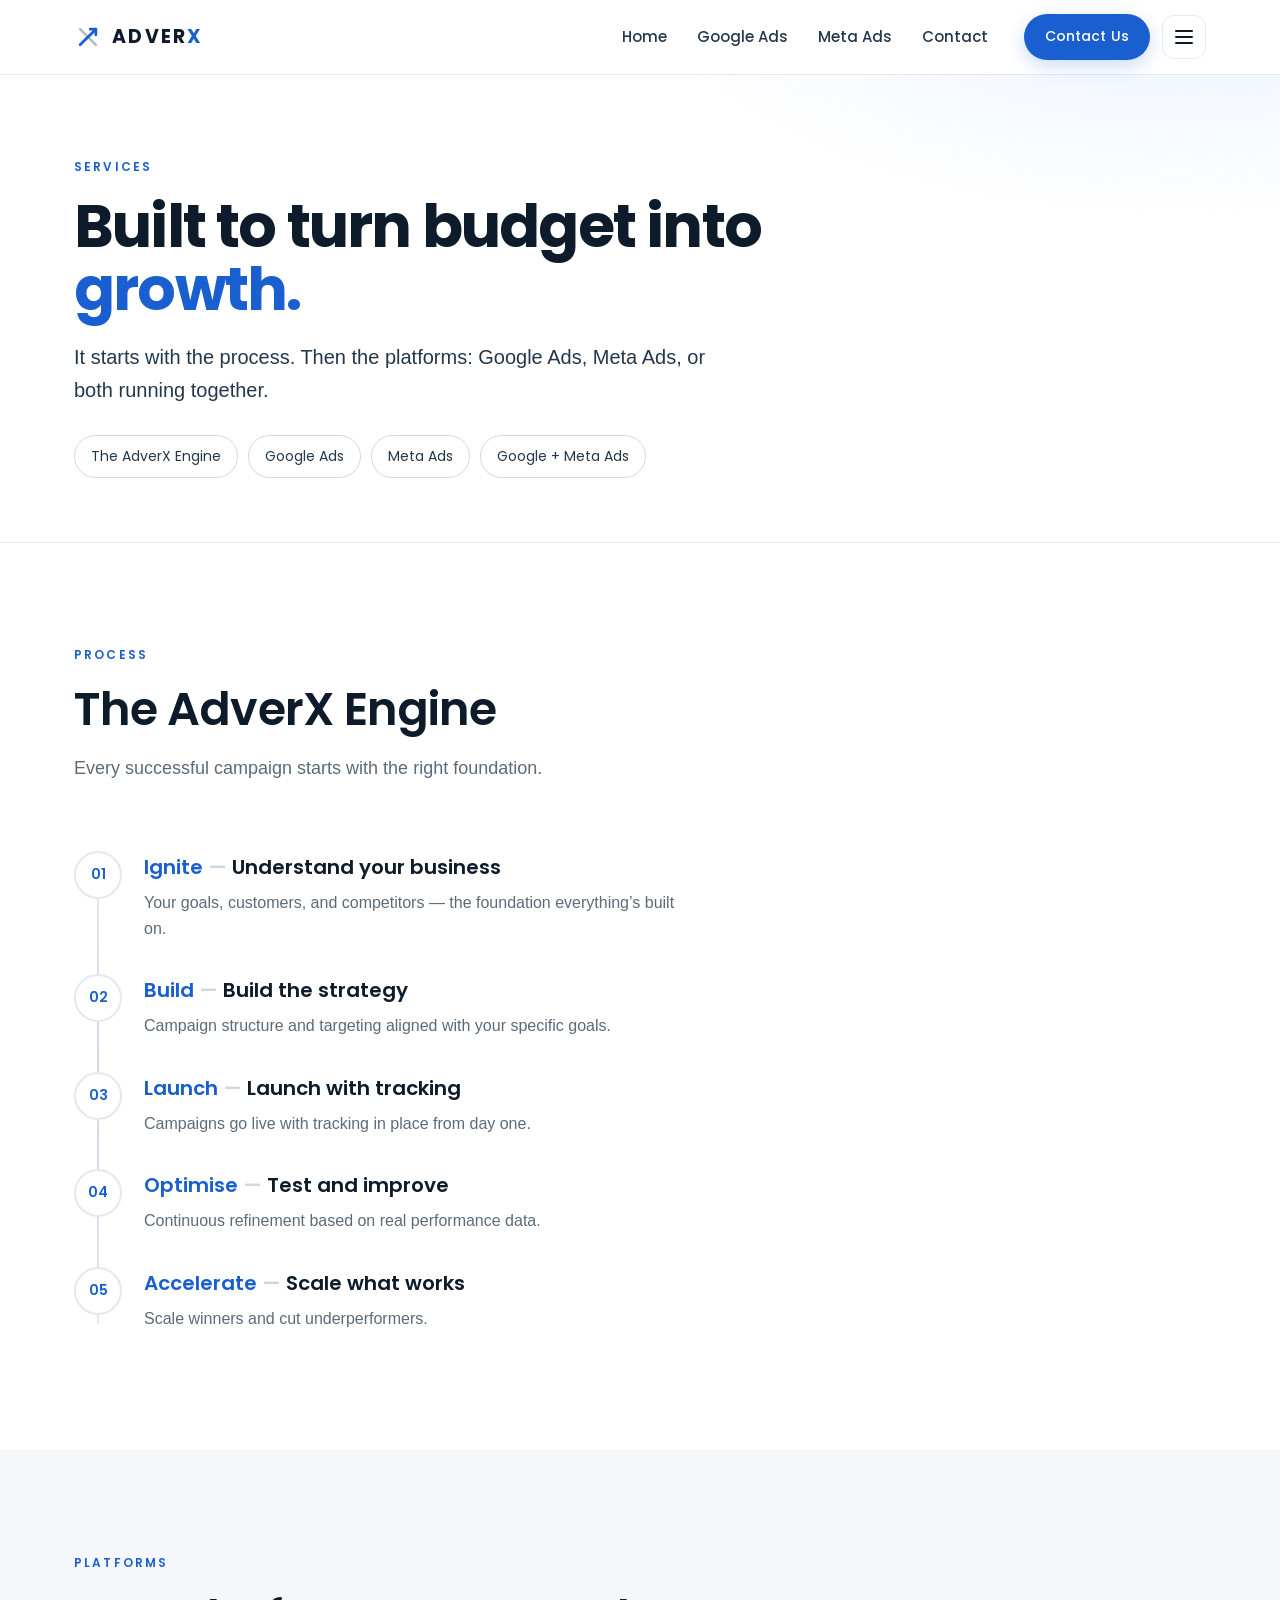
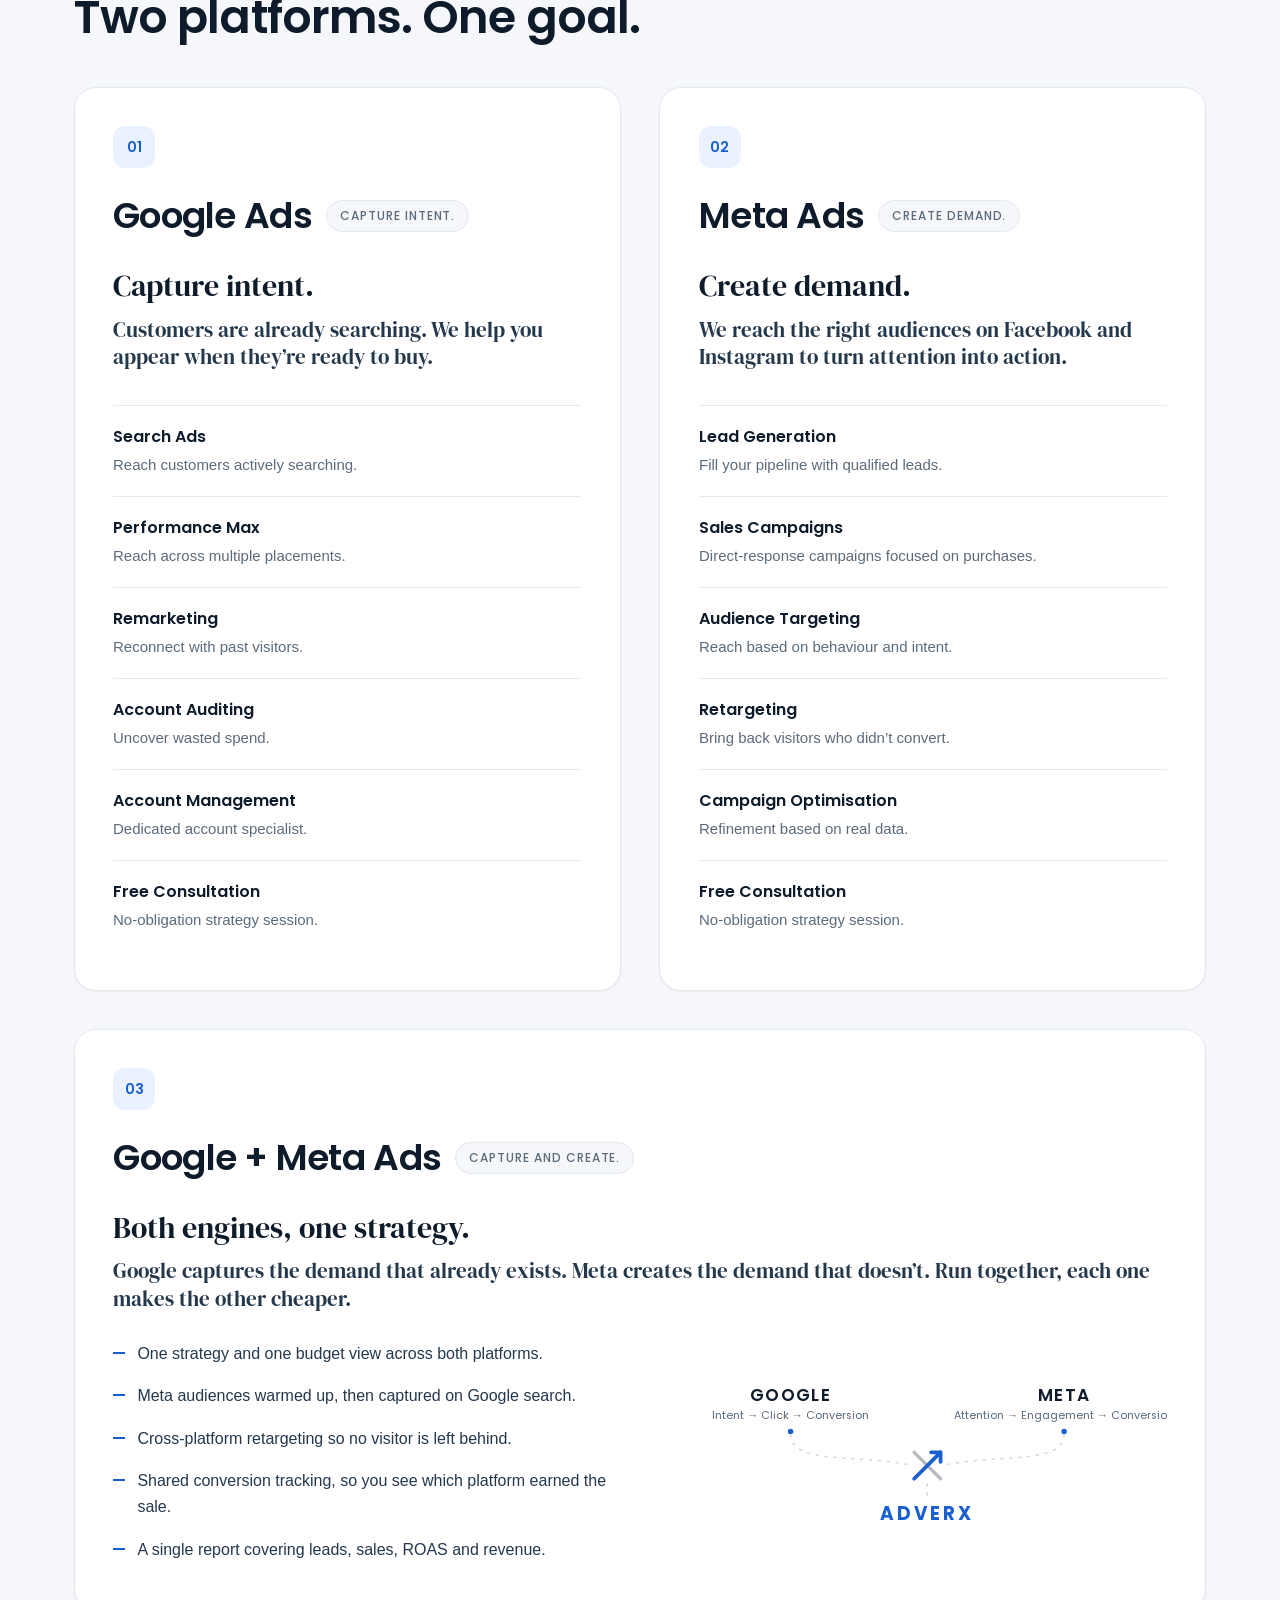
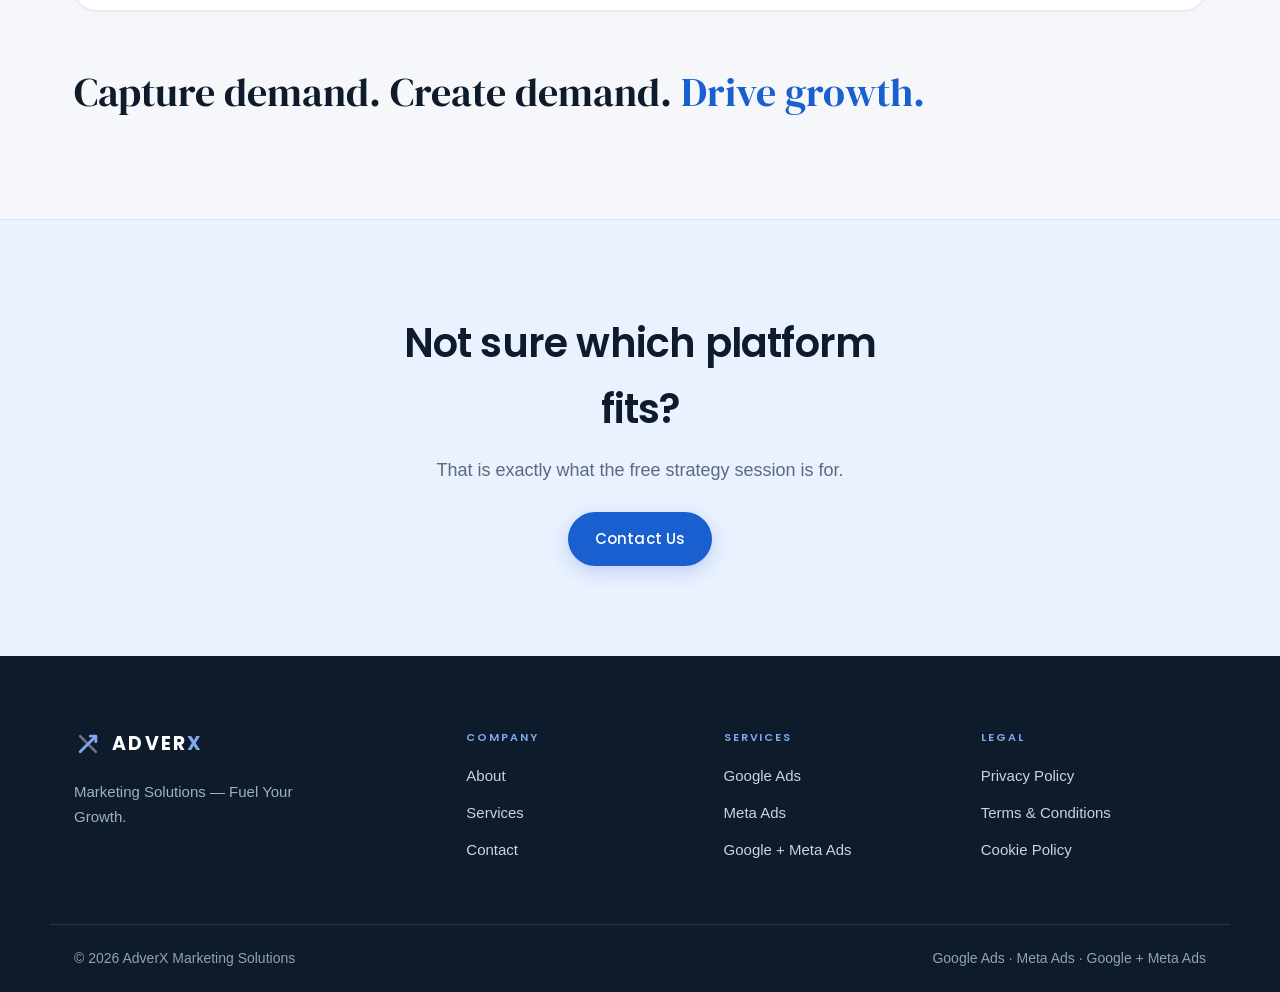
<file: services.html>
<!doctype html>
<html lang="en">
<head>
<meta charset="utf-8">
<meta name="viewport" content="width=device-width, initial-scale=1">
<title>Services — AdverX Marketing Solutions</title>
<meta name="description" content="The AdverX Engine: a five-step process, plus Google Ads, Meta Ads and combined Google + Meta Ads campaign management.">
<meta name="theme-color" content="#ffffff">
<meta property="og:title" content="Services — AdverX Marketing Solutions">
<meta property="og:description" content="Our five-step process, Google Ads, Meta Ads and combined Google + Meta Ads management.">
<meta property="og:type" content="website">
<link rel="preconnect" href="https://fonts.googleapis.com">
<link rel="preconnect" href="https://fonts.gstatic.com" crossorigin>
<link href="https://fonts.googleapis.com/css2?family=DM+Serif+Display&family=Poppins:wght@400;500;600;700&display=swap" rel="stylesheet">
<link rel="icon" href="assets/favicon.svg" type="image/svg+xml">
<link rel="stylesheet" href="assets/css/styles.css">
<script>
document.documentElement.classList.add("js");
setTimeout(function () {
  if (!window.adverxReady) document.documentElement.classList.remove("js");
}, 2500);
</script>
</head>
<body id="top">
<a class="skip-link" href="#main">Skip to content</a>

<!-- ================= HEADER ================= -->
<header class="site-header" id="siteHeader">
  <div class="container header-inner">
    <a class="logo" href="index.html" aria-label="AdverX home">
      <svg class="x-mark" viewBox="0 0 100 100" aria-hidden="true" focusable="false">
        <path class="x-b" d="M22 22 L78 78"></path>
        <path class="x-a" d="M22 78 L78 22"></path>
        <path class="x-a-head" d="M58 22 H78 V42"></path>
      </svg>
      <span class="logo-word">ADVER<span class="logo-x">X</span></span>
    </a>

    <nav class="primary-nav" aria-label="Primary">
      <a href="index.html">Home</a>
      <a href="#google-ads">Google Ads</a>
      <a href="#meta-ads">Meta Ads</a>
      <a href="index.html#contact">Contact</a>
    </nav>

    <div class="header-actions">
      <a class="btn btn-accent btn-sm header-cta" href="index.html#contact">Contact Us</a>
      <button class="menu-toggle" id="menuToggle" type="button" aria-expanded="false" aria-controls="menuPanel">
        <span class="menu-bars" aria-hidden="true"><i></i><i></i><i></i></span>
        <span class="sr-only">Menu</span>
      </button>
    </div>
  </div>

  <div class="menu-panel" id="menuPanel" hidden>
    <div class="container menu-grid">
      <div class="menu-col menu-col-mobile">
        <p class="menu-heading">Menu</p>
        <a href="index.html">Home</a>
        <a href="services.html">Services</a>
        <a href="about.html">About</a>
        <a href="index.html#contact">Contact</a>
      </div>
      <div class="menu-col">
        <p class="menu-heading">About</p>
        <a href="about.html">Built for performance</a>
        <a href="about.html#experience">Our experience</a>
        <a href="about.html#why">Why work with a specialist</a>
      </div>
      <div class="menu-col">
        <p class="menu-heading">Services</p>
        <a href="#process">The AdverX Engine</a>
        <a href="#google-ads">Google Ads</a>
        <a href="#meta-ads">Meta Ads</a>
        <a href="#google-meta">Google + Meta Ads</a>
      </div>
      <div class="menu-col menu-cta">
        <p class="menu-heading">Get started</p>
        <p class="menu-note">A no-obligation strategy session. Tell us where you are &mdash; we&rsquo;ll help you figure out where to go next.</p>
        <a class="btn btn-accent btn-sm" href="index.html#contact">Contact Us</a>
      </div>
    </div>
  </div>
</header>

<main id="main">

<!-- ================= PAGE HERO ================= -->
<section class="page-hero">
  <div class="container">
    <p class="eyebrow reveal">Services</p>
    <h1 class="reveal">Built to turn budget into <span class="accent">growth.</span></h1>
    <p class="lead reveal">It starts with the process. Then the platforms: Google Ads, Meta Ads, or both running together.</p>

    <div class="page-jump reveal">
      <a href="#process">The AdverX Engine</a>
      <a href="#google-ads">Google Ads</a>
      <a href="#meta-ads">Meta Ads</a>
      <a href="#google-meta">Google + Meta Ads</a>
    </div>
  </div>
</section>

<!-- ================= 1. PROCESS ================= -->
<section class="section" id="process" aria-labelledby="process-title">
  <div class="container">
    <p class="eyebrow reveal">Process</p>
    <h2 id="process-title" class="section-title reveal">The AdverX Engine</h2>
    <p class="section-lead reveal">Every successful campaign starts with the right foundation.</p>

    <ol class="steps">
      <li class="step reveal">
        <span class="step-num">01</span>
        <div class="step-body">
          <h3><span class="step-name">Ignite</span> Understand your business</h3>
          <p>Your goals, customers, and competitors &mdash; the foundation everything&rsquo;s built on.</p>
        </div>
      </li>
      <li class="step reveal">
        <span class="step-num">02</span>
        <div class="step-body">
          <h3><span class="step-name">Build</span> Build the strategy</h3>
          <p>Campaign structure and targeting aligned with your specific goals.</p>
        </div>
      </li>
      <li class="step reveal">
        <span class="step-num">03</span>
        <div class="step-body">
          <h3><span class="step-name">Launch</span> Launch with tracking</h3>
          <p>Campaigns go live with tracking in place from day one.</p>
        </div>
      </li>
      <li class="step reveal">
        <span class="step-num">04</span>
        <div class="step-body">
          <h3><span class="step-name">Optimise</span> Test and improve</h3>
          <p>Continuous refinement based on real performance data.</p>
        </div>
      </li>
      <li class="step reveal">
        <span class="step-num">05</span>
        <div class="step-body">
          <h3><span class="step-name">Accelerate</span> Scale what works</h3>
          <p>Scale winners and cut underperformers.</p>
        </div>
      </li>
    </ol>
  </div>
</section>

<!-- ================= 2. PLATFORMS ================= -->
<section class="section section-alt services" aria-labelledby="platforms-title">
  <div class="container">
    <p class="eyebrow reveal">Platforms</p>
    <h2 id="platforms-title" class="section-title reveal">Two platforms. One goal.</h2>

    <div class="services-grid">

      <article class="service-panel" id="google-ads">
        <p class="panel-num">01</p>
        <div class="panel-head">
          <h2 class="panel-title reveal">Google Ads</h2>
          <span class="pill reveal">Capture intent.</span>
        </div>
        <p class="tagline reveal">
          <span class="tagline-line">Capture intent.</span>
          <span class="tagline-line tagline-sub">Customers are already searching. We help you appear when they&rsquo;re ready to buy.</span>
        </p>

        <ul class="service-list">
          <li class="reveal"><h3>Search Ads</h3><p>Reach customers actively searching.</p></li>
          <li class="reveal"><h3>Performance Max</h3><p>Reach across multiple placements.</p></li>
          <li class="reveal"><h3>Remarketing</h3><p>Reconnect with past visitors.</p></li>
          <li class="reveal"><h3>Account Auditing</h3><p>Uncover wasted spend.</p></li>
          <li class="reveal"><h3>Account Management</h3><p>Dedicated account specialist.</p></li>
          <li class="reveal"><h3>Free Consultation</h3><p>No-obligation strategy session.</p></li>
        </ul>
      </article>

      <article class="service-panel" id="meta-ads">
        <p class="panel-num">02</p>
        <div class="panel-head">
          <h2 class="panel-title reveal">Meta Ads</h2>
          <span class="pill reveal">Create demand.</span>
        </div>
        <p class="tagline reveal">
          <span class="tagline-line">Create demand.</span>
          <span class="tagline-line tagline-sub">We reach the right audiences on Facebook and Instagram to turn attention into action.</span>
        </p>

        <ul class="service-list">
          <li class="reveal"><h3>Lead Generation</h3><p>Fill your pipeline with qualified leads.</p></li>
          <li class="reveal"><h3>Sales Campaigns</h3><p>Direct-response campaigns focused on purchases.</p></li>
          <li class="reveal"><h3>Audience Targeting</h3><p>Reach based on behaviour and intent.</p></li>
          <li class="reveal"><h3>Retargeting</h3><p>Bring back visitors who didn&rsquo;t convert.</p></li>
          <li class="reveal"><h3>Campaign Optimisation</h3><p>Refinement based on real data.</p></li>
          <li class="reveal"><h3>Free Consultation</h3><p>No-obligation strategy session.</p></li>
        </ul>
      </article>

    </div>

    <!-- ---------- Google + Meta Ads ---------- -->
    <article class="combined-panel reveal" id="google-meta">
      <p class="panel-num">03</p>
      <div class="panel-head">
        <h2 class="panel-title">Google + Meta Ads</h2>
        <span class="pill">Capture and create.</span>
      </div>
      <p class="tagline">
        <span class="tagline-line">Both engines, one strategy.</span>
        <span class="tagline-line tagline-sub">Google captures the demand that already exists. Meta creates the demand that doesn&rsquo;t. Run together, each one makes the other cheaper.</span>
      </p>

      <div class="combined-grid">
        <ul class="combined-list">
          <li>One strategy and one budget view across both platforms.</li>
          <li>Meta audiences warmed up, then captured on Google search.</li>
          <li>Cross-platform retargeting so no visitor is left behind.</li>
          <li>Shared conversion tracking, so you see which platform earned the sale.</li>
          <li>A single report covering leads, sales, ROAS and revenue.</li>
        </ul>

        <svg class="converge-svg" viewBox="0 0 700 260" role="img" aria-label="Google delivers intent, click and conversion. Meta delivers attention, engagement and conversion. Both converge on AdverX.">
          <path class="flow" d="M150 104 C150 150 250 132 328 150"></path>
          <path class="flow" d="M550 104 C550 150 450 132 372 150"></path>
          <path class="flow" d="M350 176 L350 200"></path>

          <text class="node-title" x="150" y="56">GOOGLE</text>
          <text class="node-sub" x="150" y="82">Intent &rarr; Click &rarr; Conversion</text>

          <text class="node-title" x="550" y="56">META</text>
          <text class="node-sub" x="550" y="82">Attention &rarr; Engagement &rarr; Conversion</text>

          <circle class="dot" cx="150" cy="100" r="4"></circle>
          <circle class="dot" cx="550" cy="100" r="4"></circle>

          <g class="x-glyph" transform="translate(315.5,115.5) scale(0.69)">
            <path class="x-b" d="M22 22 L78 78"></path>
            <path class="x-a" d="M22 78 L78 22"></path>
            <path class="x-a-head" d="M58 22 H78 V42"></path>
          </g>

          <text class="node-brand" x="350" y="230">ADVERX</text>
        </svg>
      </div>
    </article>

    <p class="big-statement reveal">Capture demand. Create demand. <span class="accent">Drive growth.</span></p>
  </div>
</section>

<!-- ================= CTA ================= -->
<section class="cta-band">
  <div class="container">
    <h2>Not sure which platform fits?</h2>
    <p>That is exactly what the free strategy session is for.</p>
    <a class="btn btn-accent" href="index.html#contact">Contact Us</a>
  </div>
</section>

</main>

<!-- ================= FOOTER ================= -->
<footer class="site-footer">
  <div class="container footer-grid">
    <div class="footer-brand">
      <a class="logo" href="index.html" aria-label="AdverX home">
        <svg class="x-mark" viewBox="0 0 100 100" aria-hidden="true" focusable="false">
          <path class="x-b" d="M22 22 L78 78"></path>
          <path class="x-a" d="M22 78 L78 22"></path>
          <path class="x-a-head" d="M58 22 H78 V42"></path>
        </svg>
        <span class="logo-word">ADVER<span class="logo-x">X</span></span>
      </a>
      <p class="footer-tagline">Marketing Solutions &mdash; Fuel Your Growth.</p>
    </div>

    <nav class="footer-col" aria-label="Company">
      <p class="footer-heading">Company</p>
      <a href="about.html">About</a>
      <a href="services.html">Services</a>
      <a href="index.html#contact">Contact</a>
    </nav>

    <nav class="footer-col" aria-label="Services">
      <p class="footer-heading">Services</p>
      <a href="#google-ads">Google Ads</a>
      <a href="#meta-ads">Meta Ads</a>
      <a href="#google-meta">Google + Meta Ads</a>
    </nav>

    <nav class="footer-col" aria-label="Legal">
      <p class="footer-heading">Legal</p>
      <a href="legal/privacy-policy.html">Privacy Policy</a>
      <a href="legal/terms-and-conditions.html">Terms &amp; Conditions</a>
      <a href="legal/cookie-policy.html">Cookie Policy</a>
    </nav>
  </div>

  <div class="container footer-bottom">
    <p>&copy; 2026 AdverX Marketing Solutions</p>
    <p>Google Ads &middot; Meta Ads &middot; Google + Meta Ads</p>
  </div>
</footer>

<script src="assets/js/main.js"></script>
</body>
</html>
</file>
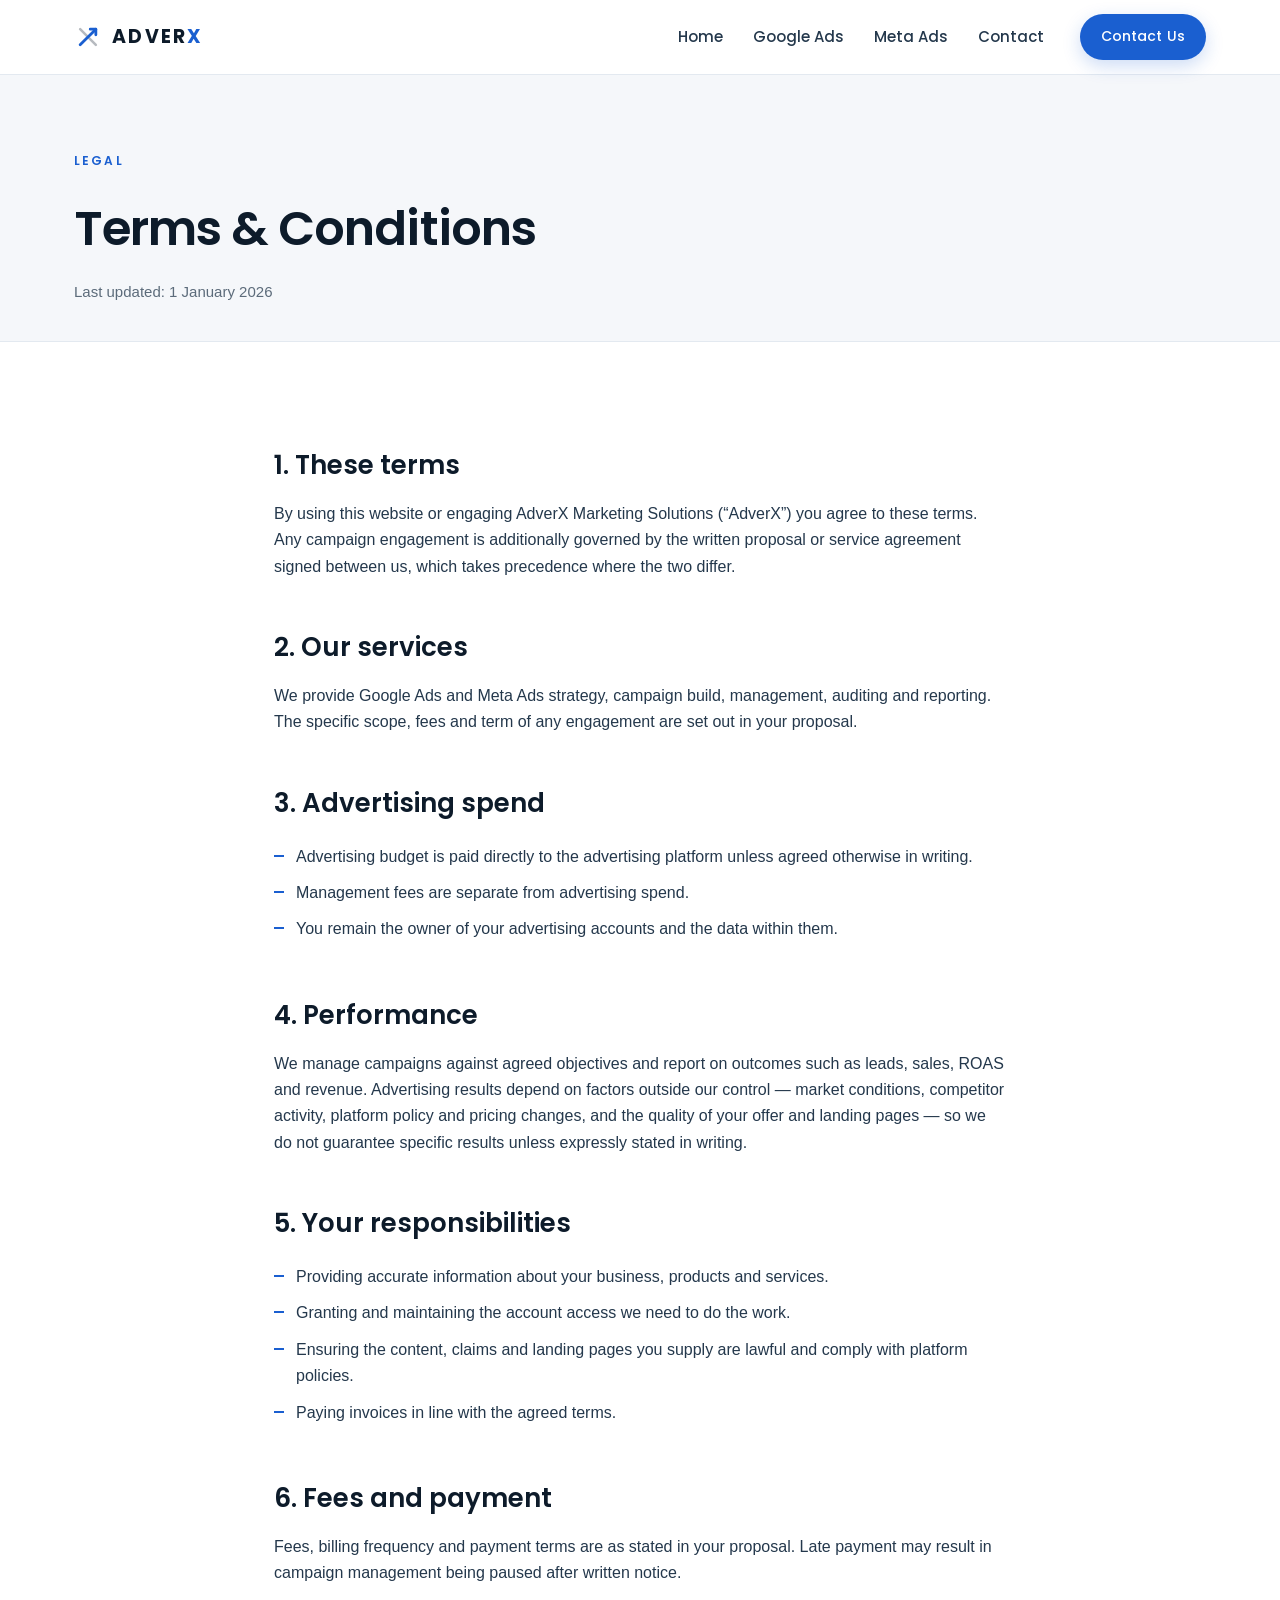
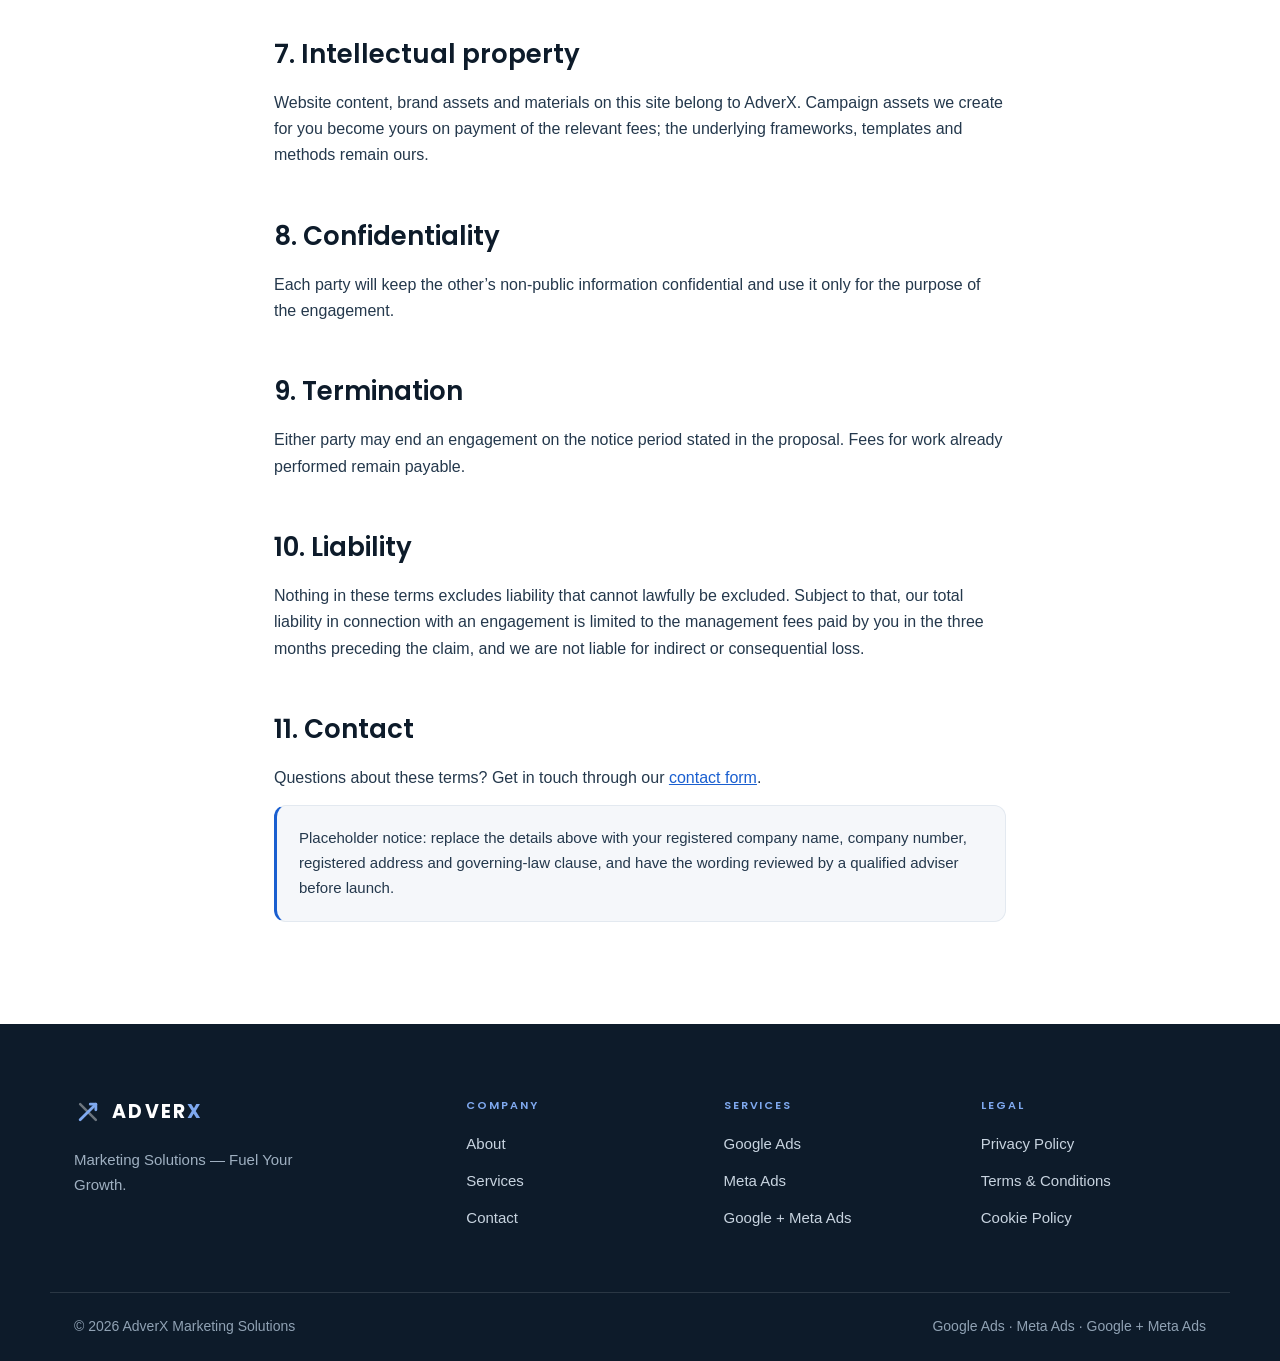
<file: terms-and-conditions.html>
<!doctype html>
<html lang="en">
<head>
<meta charset="utf-8">
<meta name="viewport" content="width=device-width, initial-scale=1">
<title>Terms &amp; Conditions — AdverX Marketing Solutions</title>
<meta name="description" content="The terms that apply to using the AdverX Marketing Solutions website and services.">
<meta name="robots" content="noindex">
<link rel="preconnect" href="https://fonts.googleapis.com">
<link rel="preconnect" href="https://fonts.gstatic.com" crossorigin>
<link href="https://fonts.googleapis.com/css2?family=DM+Serif+Display&family=Poppins:wght@400;500;600;700&display=swap" rel="stylesheet">
<link rel="icon" href="../assets/favicon.svg" type="image/svg+xml">
<link rel="stylesheet" href="../assets/css/styles.css">
<script>document.documentElement.classList.add("js");</script>
</head>
<body id="top">
<a class="skip-link" href="#main">Skip to content</a>

<header class="site-header" id="siteHeader">
  <div class="container header-inner">
    <a class="logo" href="../index.html" aria-label="AdverX home">
      <svg class="x-mark" viewBox="0 0 100 100" aria-hidden="true" focusable="false">
        <path class="x-b" d="M22 22 L78 78"></path><path class="x-a" d="M22 78 L78 22"></path><path class="x-a-head" d="M58 22 H78 V42"></path>
      </svg>
      <span class="logo-word">ADVER<span class="logo-x">X</span></span>
    </a>
    <nav class="primary-nav" aria-label="Primary">
      <a href="../index.html">Home</a>
      <a href="../services.html#google-ads">Google Ads</a>
      <a href="../services.html#meta-ads">Meta Ads</a>
      <a href="../index.html#contact">Contact</a>
    </nav>
    <div class="header-actions">
      <a class="btn btn-accent btn-sm" href="../index.html#contact">Contact Us</a>
    </div>
  </div>
</header>

<main id="main">
  <section class="legal-hero">
    <div class="container">
      <p class="eyebrow">Legal</p>
      <h1>Terms &amp; Conditions</h1>
      <p class="legal-updated">Last updated: 1 January 2026</p>
    </div>
  </section>

  <section class="section">
    <div class="container legal-body">
      <h2>1. These terms</h2>
      <p>By using this website or engaging AdverX Marketing Solutions (&ldquo;AdverX&rdquo;) you agree to these terms. Any campaign engagement is additionally governed by the written proposal or service agreement signed between us, which takes precedence where the two differ.</p>

      <h2>2. Our services</h2>
      <p>We provide Google Ads and Meta Ads strategy, campaign build, management, auditing and reporting. The specific scope, fees and term of any engagement are set out in your proposal.</p>

      <h2>3. Advertising spend</h2>
      <ul>
        <li>Advertising budget is paid directly to the advertising platform unless agreed otherwise in writing.</li>
        <li>Management fees are separate from advertising spend.</li>
        <li>You remain the owner of your advertising accounts and the data within them.</li>
      </ul>

      <h2>4. Performance</h2>
      <p>We manage campaigns against agreed objectives and report on outcomes such as leads, sales, ROAS and revenue. Advertising results depend on factors outside our control &mdash; market conditions, competitor activity, platform policy and pricing changes, and the quality of your offer and landing pages &mdash; so we do not guarantee specific results unless expressly stated in writing.</p>

      <h2>5. Your responsibilities</h2>
      <ul>
        <li>Providing accurate information about your business, products and services.</li>
        <li>Granting and maintaining the account access we need to do the work.</li>
        <li>Ensuring the content, claims and landing pages you supply are lawful and comply with platform policies.</li>
        <li>Paying invoices in line with the agreed terms.</li>
      </ul>

      <h2>6. Fees and payment</h2>
      <p>Fees, billing frequency and payment terms are as stated in your proposal. Late payment may result in campaign management being paused after written notice.</p>

      <h2>7. Intellectual property</h2>
      <p>Website content, brand assets and materials on this site belong to AdverX. Campaign assets we create for you become yours on payment of the relevant fees; the underlying frameworks, templates and methods remain ours.</p>

      <h2>8. Confidentiality</h2>
      <p>Each party will keep the other&rsquo;s non-public information confidential and use it only for the purpose of the engagement.</p>

      <h2>9. Termination</h2>
      <p>Either party may end an engagement on the notice period stated in the proposal. Fees for work already performed remain payable.</p>

      <h2>10. Liability</h2>
      <p>Nothing in these terms excludes liability that cannot lawfully be excluded. Subject to that, our total liability in connection with an engagement is limited to the management fees paid by you in the three months preceding the claim, and we are not liable for indirect or consequential loss.</p>

      <h2>11. Contact</h2>
      <p>Questions about these terms? Get in touch through our <a href="../index.html#contact">contact form</a>.</p>

      <p class="legal-note">Placeholder notice: replace the details above with your registered company name, company number, registered address and governing-law clause, and have the wording reviewed by a qualified adviser before launch.</p>
    </div>
  </section>
</main>

<footer class="site-footer">
  <div class="container footer-grid">
    <div class="footer-brand">
      <a class="logo" href="../index.html" aria-label="AdverX home">
        <svg class="x-mark" viewBox="0 0 100 100" aria-hidden="true" focusable="false">
          <path class="x-b" d="M22 22 L78 78"></path><path class="x-a" d="M22 78 L78 22"></path><path class="x-a-head" d="M58 22 H78 V42"></path>
        </svg>
        <span class="logo-word">ADVER<span class="logo-x">X</span></span>
      </a>
      <p class="footer-tagline">Marketing Solutions &mdash; Fuel Your Growth.</p>
    </div>
    <nav class="footer-col" aria-label="Company">
      <p class="footer-heading">Company</p>
      <a href="../about.html">About</a>
      <a href="../services.html">Services</a>
      <a href="../index.html#contact">Contact</a>
    </nav>
    <nav class="footer-col" aria-label="Services">
      <p class="footer-heading">Services</p>
      <a href="../services.html#google-ads">Google Ads</a>
      <a href="../services.html#meta-ads">Meta Ads</a>
      <a href="../services.html#google-meta">Google + Meta Ads</a>
    </nav>
    <nav class="footer-col" aria-label="Legal">
      <p class="footer-heading">Legal</p>
      <a href="privacy-policy.html">Privacy Policy</a>
      <a href="terms-and-conditions.html">Terms &amp; Conditions</a>
      <a href="cookie-policy.html">Cookie Policy</a>
    </nav>
  </div>
  <div class="container footer-bottom">
    <p>&copy; 2026 AdverX Marketing Solutions</p>
    <p>Google Ads &middot; Meta Ads &middot; Google + Meta Ads</p>
  </div>
</footer>

<script src="../assets/js/main.js"></script>
</body>
</html>
</file>
<file: assets/css/styles.css>
/* =========================================================
   AdverX Marketing Solutions — stylesheet
   Light / white theme, Poppins UI + DM Serif Display taglines
   ========================================================= */

:root {
  /* surfaces */
  --bg: #ffffff;
  --bg-alt: #f5f7fa;
  --card: #ffffff;

  /* ink */
  --ink: #0d1b2a;
  --ink-soft: #24384c;
  --muted: #5c6b7a;

  /* lines */
  --line: #e3e9f0;
  --line-strong: #cdd8e4;

  /* accent */
  --accent: #1a5fd0;
  --accent-dark: #14459b;
  --accent-soft: #eaf1ff;

  /* system */
  --header-h: 74px;
  --radius: 16px;
  --radius-lg: 22px;
  --shadow-sm: 0 1px 2px rgba(13, 27, 42, .05);
  --shadow: 0 10px 30px rgba(13, 27, 42, .07);
  --shadow-lg: 0 24px 60px rgba(13, 27, 42, .10);
  --ease: cubic-bezier(.22, .61, .36, 1);

  --font-ui: "Poppins", -apple-system, BlinkMacSystemFont, "Segoe UI", Roboto, Oxygen, Ubuntu, Cantarell, sans-serif;
  --font-body: -apple-system, BlinkMacSystemFont, "Segoe UI", Roboto, Oxygen, Ubuntu, Cantarell, "Helvetica Neue", Arial, sans-serif;
  --font-serif: "DM Serif Display", Georgia, "Times New Roman", serif;
}

/* ---------- reset ---------- */
*, *::before, *::after { box-sizing: border-box; }

html { -webkit-text-size-adjust: 100%; scroll-behavior: smooth; }

body {
  margin: 0;
  padding-top: var(--header-h);
  background: var(--bg);
  color: var(--ink);
  font-family: var(--font-body);
  font-size: 16px;
  line-height: 1.65;
  -webkit-font-smoothing: antialiased;
  overflow-x: hidden;
}

h1, h2, h3, h4, .logo-word, .btn, .eyebrow, .pill, label, legend, .step-num, .panel-num {
  font-family: var(--font-ui);
}

h1, h2, h3, h4, p, ul, ol, figure, blockquote { margin: 0; }
ul, ol { padding: 0; list-style: none; }
img, svg { max-width: 100%; }
a { color: inherit; text-decoration: none; }
button { font: inherit; }

:focus-visible {
  outline: 2px solid var(--accent);
  outline-offset: 3px;
  border-radius: 4px;
}

.sr-only {
  position: absolute; width: 1px; height: 1px;
  padding: 0; margin: -1px; overflow: hidden;
  clip: rect(0 0 0 0); clip-path: inset(50%); white-space: nowrap;
}

.skip-link {
  position: absolute; left: 16px; top: -60px; z-index: 200;
  background: var(--accent); color: #fff;
  padding: 10px 16px; border-radius: 8px;
  transition: top .2s var(--ease);
}
.skip-link:focus { top: 12px; }

/* ---------- layout ---------- */
.container {
  width: 100%;
  max-width: 1180px;
  margin-inline: auto;
  padding-inline: 24px;
}

.section {
  padding-block: clamp(64px, 8vw, 118px);
  scroll-margin-top: calc(var(--header-h) + 8px);
}
.section-alt { background: var(--bg-alt); }
section[id] { scroll-margin-top: calc(var(--header-h) + 8px); }

/* ---------- shared type ---------- */
.eyebrow {
  font-size: 12px;
  font-weight: 600;
  letter-spacing: .18em;
  text-transform: uppercase;
  color: var(--accent);
  margin-bottom: 18px;
}

.section-title {
  font-size: clamp(28px, 4vw, 46px);
  font-weight: 600;
  line-height: 1.14;
  letter-spacing: -.02em;
  max-width: 22ch;
}

.section-lead {
  margin-top: 18px;
  max-width: 62ch;
  font-size: clamp(16px, 1.6vw, 18px);
  color: var(--muted);
}

.accent { color: var(--accent); }

.big-statement {
  margin-top: clamp(32px, 5vw, 56px);
  font-family: var(--font-serif);
  font-size: clamp(24px, 3.4vw, 40px);
  line-height: 1.25;
  color: var(--ink);
}

/* ---------- buttons ---------- */
.btn {
  display: inline-flex;
  align-items: center;
  justify-content: center;
  gap: 8px;
  padding: 14px 26px;
  border: 1px solid transparent;
  border-radius: 999px;
  font-size: 15px;
  font-weight: 500;
  letter-spacing: .01em;
  cursor: pointer;
  transition: transform .2s var(--ease), background-color .2s var(--ease),
              box-shadow .2s var(--ease), border-color .2s var(--ease), color .2s var(--ease);
}
.btn-accent {
  background: var(--accent);
  color: #fff;
  box-shadow: 0 6px 18px rgba(26, 95, 208, .22);
}
.btn-accent:hover {
  background: var(--accent-dark);
  transform: translateY(-2px);
  box-shadow: 0 12px 26px rgba(26, 95, 208, .28);
}
.btn-sm { padding: 10px 20px; font-size: 14px; }
.btn-block { width: 100%; margin-top: 8px; }

/* =========================================================
   HEADER
   ========================================================= */
.site-header {
  position: fixed;
  inset: 0 0 auto 0;
  z-index: 100;
  background: rgba(255, 255, 255, .82);
  backdrop-filter: saturate(180%) blur(14px);
  -webkit-backdrop-filter: saturate(180%) blur(14px);
  border-bottom: 1px solid var(--line);
  transition: box-shadow .25s var(--ease), background-color .25s var(--ease);
}
.site-header.is-scrolled { box-shadow: 0 6px 24px rgba(13, 27, 42, .06); }

.header-inner {
  height: var(--header-h);
  display: flex;
  align-items: center;
  gap: 24px;
}

.logo { display: inline-flex; align-items: center; gap: 10px; }
.x-mark { width: 28px; height: 28px; flex: none; }

/* ---------- brand mark ----------
   One symbol everywhere: a muted descending stroke crossed by an accent
   ascending arrow. Identical geometry at every size (viewBox 0 0 100 100,
   paths M22 22 L78 78 / M22 78 L78 22 / M58 22 H78 V42); only the stroke
   weight is tuned optically per size. */
.x-mark path,
.x-mark-large path,
.x-mark-cta path,
.converge-svg .x-glyph path {
  fill: none;
  stroke-linecap: round;
  stroke-linejoin: round;
}
.x-mark .x-b,
.x-mark-large .x-b,
.x-mark-cta .x-b,
.converge-svg .x-glyph .x-b { stroke: var(--ink); opacity: .3; }

.x-mark .x-a, .x-mark .x-a-head,
.x-mark-large .x-a, .x-mark-large .x-a-head,
.x-mark-cta .x-a, .x-mark-cta .x-a-head,
.converge-svg .x-glyph .x-a,
.converge-svg .x-glyph .x-a-head { stroke: var(--accent); }

.x-mark .x-b { stroke-width: 9; }
.x-mark .x-a, .x-mark .x-a-head { stroke-width: 10; }
.logo:hover .x-mark .x-b { opacity: .5; }
.logo-word {
  font-size: 19px;
  font-weight: 700;
  letter-spacing: .12em;
  color: var(--ink);
}
.logo-x { color: var(--accent); }

.primary-nav {
  display: flex;
  gap: 30px;
  margin-left: auto;
}
.primary-nav a {
  position: relative;
  font-family: var(--font-ui);
  font-size: 15px;
  font-weight: 500;
  color: var(--ink-soft);
  padding: 6px 0;
  transition: color .2s var(--ease);
}
.primary-nav a::after {
  content: "";
  position: absolute;
  left: 0; bottom: 0;
  width: 100%; height: 2px;
  background: var(--accent);
  transform: scaleX(0);
  transform-origin: left;
  transition: transform .25s var(--ease);
}
.primary-nav a:hover { color: var(--accent); }
.primary-nav a:hover::after { transform: scaleX(1); }

.header-actions {
  display: flex;
  align-items: center;
  gap: 12px;
  margin-left: 12px;
}

.menu-toggle {
  width: 44px; height: 44px;
  display: grid; place-items: center;
  background: #fff;
  border: 1px solid var(--line);
  border-radius: 12px;
  cursor: pointer;
  transition: border-color .2s var(--ease), background-color .2s var(--ease);
}
.menu-toggle:hover { border-color: var(--accent); }
.menu-bars { display: block; width: 18px; }
.menu-bars i {
  display: block;
  height: 2px;
  background: var(--ink);
  border-radius: 2px;
  transition: transform .25s var(--ease), opacity .2s var(--ease);
}
.menu-bars i + i { margin-top: 4px; }
.menu-toggle[aria-expanded="true"] .menu-bars i:nth-child(1) { transform: translateY(6px) rotate(45deg); }
.menu-toggle[aria-expanded="true"] .menu-bars i:nth-child(2) { opacity: 0; }
.menu-toggle[aria-expanded="true"] .menu-bars i:nth-child(3) { transform: translateY(-6px) rotate(-45deg); }

/* dropdown panel */
.menu-panel {
  position: absolute;
  left: 0; right: 0; top: 100%;
  background: #fff;
  border-bottom: 1px solid var(--line);
  box-shadow: var(--shadow);
  opacity: 0;
  transform: translateY(-10px);
  transition: opacity .22s var(--ease), transform .22s var(--ease);
}
.menu-panel.is-open { opacity: 1; transform: translateY(0); }
.menu-panel { max-height: calc(100vh - var(--header-h)); overflow-y: auto; }
.menu-panel[hidden] { display: none; }

.menu-grid {
  display: grid;
  grid-template-columns: repeat(4, 1fr);
  gap: 28px;
  padding-block: 32px 36px;
}
.menu-heading {
  font-family: var(--font-ui);
  font-size: 11px;
  font-weight: 600;
  letter-spacing: .18em;
  text-transform: uppercase;
  color: var(--accent);
  margin-bottom: 12px;
}
.menu-col a {
  display: block;
  padding: 7px 0;
  font-size: 15px;
  color: var(--ink-soft);
  transition: color .2s var(--ease), transform .2s var(--ease);
}
.menu-col a:hover { color: var(--accent); transform: translateX(3px); }
.menu-note { font-size: 14px; color: var(--muted); margin-bottom: 16px; }
.menu-col-mobile { display: none; }

/* =========================================================
   1. HERO
   ========================================================= */
.hero {
  padding-block: clamp(56px, 7vw, 104px) clamp(64px, 8vw, 110px);
  background:
    radial-gradient(900px 420px at 88% -10%, var(--accent-soft), transparent 70%),
    var(--bg);
}
.hero-grid {
  display: grid;
  grid-template-columns: 1.05fr .95fr;
  gap: clamp(32px, 5vw, 72px);
  align-items: center;
}
.hero h1 {
  font-size: clamp(40px, 6.4vw, 76px);
  font-weight: 700;
  line-height: 1.03;
  letter-spacing: -.03em;
  margin-bottom: 24px;
}
.hero .lead {
  max-width: 52ch;
  font-size: clamp(17px, 1.8vw, 20px);
  color: var(--ink-soft);
}
.hero .lead + .lead { margin-top: 14px; }
.lead-muted { color: var(--muted); font-size: clamp(16px, 1.6vw, 18px) !important; }

.hero-visual {
  background: var(--card);
  border: 1px solid var(--line);
  border-radius: var(--radius-lg);
  box-shadow: var(--shadow-lg);
  padding: clamp(18px, 2.4vw, 30px);
}
.engine-svg { display: block; width: 100%; height: auto; }
.engine-svg .rail { stroke: var(--line); stroke-width: 2; }
.engine-svg .rail-flow {
  stroke: var(--accent);
  stroke-width: 2;
  stroke-dasharray: 6 12;
  animation: dashFlow 1.6s linear infinite;
}
.engine-svg .node circle { fill: #fff; stroke: var(--line-strong); stroke-width: 2; }
.engine-svg .node text {
  font-family: var(--font-ui);
  font-size: 15px;
  font-weight: 600;
  letter-spacing: .14em;
  fill: var(--ink);
}
.engine-svg .node-rule { stroke: var(--line); stroke-width: 1; }
.engine-svg .node-hot circle { fill: var(--accent); stroke: var(--accent); }
.engine-svg .node-hot text { fill: var(--accent); }

@keyframes dashFlow { to { stroke-dashoffset: -36; } }

/* =========================================================
   2. SPECIALISE
   ========================================================= */
.split-cards {
  display: grid;
  grid-template-columns: repeat(2, 1fr);
  gap: 24px;
  margin-top: clamp(32px, 4vw, 52px);
}
.split-card {
  background: var(--card);
  border: 1px solid var(--line);
  border-radius: var(--radius);
  padding: clamp(26px, 3vw, 40px);
  box-shadow: var(--shadow-sm);
  transition: transform .25s var(--ease), box-shadow .25s var(--ease), border-color .25s var(--ease);
}
.split-card:hover {
  transform: translateY(-4px);
  border-color: var(--line-strong);
  box-shadow: var(--shadow);
}
.card-kicker {
  font-family: var(--font-ui);
  font-size: 12px;
  font-weight: 600;
  letter-spacing: .18em;
  text-transform: uppercase;
  color: var(--accent);
  margin-bottom: 14px;
}
.card-statement {
  font-family: var(--font-serif);
  font-size: clamp(26px, 3vw, 36px);
  line-height: 1.2;
}

/* =========================================================
   3. ENGINE / PROCESS
   ========================================================= */
.steps {
  position: relative;
  margin-top: clamp(34px, 4vw, 54px);
}
.steps::before {
  content: "";
  position: absolute;
  left: 23px; top: 24px; bottom: 24px;
  width: 2px;
  background: linear-gradient(var(--line), var(--line-strong), var(--line));
}
.step {
  position: relative;
  display: grid;
  grid-template-columns: 48px 1fr;
  gap: 22px;
  padding-block: 16px;
}
.step-num {
  width: 48px; height: 48px;
  display: grid; place-items: center;
  border-radius: 50%;
  background: #fff;
  border: 2px solid var(--line);
  color: var(--accent);
  font-size: 14px;
  font-weight: 600;
  z-index: 1;
  transition: border-color .25s var(--ease), background-color .25s var(--ease), color .25s var(--ease);
}
.step:hover .step-num { border-color: var(--accent); background: var(--accent); color: #fff; }
.step-body h3 {
  font-size: clamp(17px, 1.9vw, 20px);
  font-weight: 600;
  margin-bottom: 6px;
}
.step-name { color: var(--accent); }
.step-name::after { content: " —"; color: var(--line-strong); }
.step-body p { color: var(--muted); max-width: 62ch; }

/* =========================================================
   4. SERVICES
   ========================================================= */
.services-grid {
  display: grid;
  grid-template-columns: repeat(2, 1fr);
  gap: clamp(24px, 3vw, 40px);
  margin-top: clamp(28px, 3.5vw, 44px);
}
.service-panel {
  scroll-margin-top: calc(var(--header-h) + 16px);
  background: var(--card);
  border: 1px solid var(--line);
  border-radius: var(--radius-lg);
  padding: clamp(26px, 3vw, 42px);
  box-shadow: var(--shadow-sm);
}
.panel-num {
  display: inline-grid;
  place-items: center;
  width: 42px; height: 42px;
  border-radius: 12px;
  background: var(--accent-soft);
  color: var(--accent);
  font-size: 14px;
  font-weight: 600;
  margin-bottom: 18px;
}
.panel-head {
  display: flex;
  align-items: center;
  gap: 14px;
  flex-wrap: wrap;
}
.panel-title {
  font-size: clamp(26px, 3.2vw, 36px);
  font-weight: 600;
  letter-spacing: -.02em;
}
.pill {
  display: inline-block;
  padding: 5px 13px;
  border: 1px solid var(--line);
  border-radius: 999px;
  font-size: 12px;
  font-weight: 500;
  letter-spacing: .08em;
  text-transform: uppercase;
  color: var(--muted);
  background: var(--bg-alt);
}
.tagline {
  margin-top: 20px;
  font-family: var(--font-serif);
  line-height: 1.32;
}
.tagline-line {
  display: block;
  font-size: clamp(22px, 2.6vw, 30px);
  color: var(--ink);
}
.tagline-sub {
  margin-top: 10px;
  font-size: clamp(17px, 1.9vw, 21px);
  color: var(--ink-soft);
}

.service-list { margin-top: clamp(24px, 3vw, 34px); }
.service-list li {
  padding-block: 18px;
  border-top: 1px solid var(--line);
  transition: padding-left .25s var(--ease);
}
.service-list li:hover { padding-left: 8px; }
.service-list h3 {
  font-size: 16px;
  font-weight: 600;
  margin-bottom: 3px;
}
.service-list p { font-size: 15px; color: var(--muted); }

/* =========================================================
   5. CONVERGENCE
   ========================================================= */
.diagram-wrap {
  margin-top: clamp(24px, 3vw, 40px);
  background: var(--card);
  border: 1px solid var(--line);
  border-radius: var(--radius-lg);
  box-shadow: var(--shadow);
  padding: clamp(18px, 3vw, 34px);
}
.converge-svg { display: block; width: 100%; height: auto; }
.converge-svg .flow {
  fill: none;
  stroke: var(--line-strong);
  stroke-width: 2;
  stroke-dasharray: 5 8;
  animation: dashFlow 1.8s linear infinite;
}
.converge-svg .dot { fill: var(--accent); }
.converge-svg .node-title {
  font-family: var(--font-ui);
  font-size: 21px;
  font-weight: 600;
  letter-spacing: .08em;
  fill: var(--ink);
  text-anchor: middle;
}
.converge-svg .node-sub {
  font-family: var(--font-ui);
  font-size: 13px;
  font-weight: 400;
  fill: var(--muted);
  text-anchor: middle;
}
.converge-svg .node-brand {
  font-family: var(--font-ui);
  font-size: 23px;
  font-weight: 700;
  letter-spacing: .16em;
  fill: var(--accent);
  text-anchor: middle;
}
.converge-svg .x-glyph .x-b { stroke-width: 7; }
.converge-svg .x-glyph .x-a,
.converge-svg .x-glyph .x-a-head { stroke-width: 8; }

.quote {
  margin-top: clamp(30px, 4vw, 46px);
  padding-left: 22px;
  border-left: 3px solid var(--accent);
  max-width: 74ch;
  font-size: clamp(17px, 1.9vw, 21px);
  line-height: 1.6;
  color: var(--ink-soft);
}

/* =========================================================
   6. WHY ADVERX
   ========================================================= */
.cards-3 {
  display: grid;
  grid-template-columns: repeat(3, 1fr);
  gap: 24px;
  margin-top: clamp(32px, 4vw, 50px);
}
.card {
  background: var(--card);
  border: 1px solid var(--line);
  border-radius: var(--radius);
  padding: clamp(24px, 2.6vw, 34px);
  box-shadow: var(--shadow-sm);
  transition: transform .25s var(--ease), box-shadow .25s var(--ease), border-color .25s var(--ease);
}
.card:hover { transform: translateY(-4px); box-shadow: var(--shadow); border-color: var(--line-strong); }
.card h3 {
  font-size: 19px;
  font-weight: 600;
  margin-bottom: 8px;
}
.card h3::before {
  content: "";
  display: block;
  width: 28px; height: 3px;
  border-radius: 3px;
  background: var(--accent);
  margin-bottom: 14px;
}
.card p { color: var(--muted); }

/* =========================================================
   7. NO VANITY METRICS
   ========================================================= */
.metrics-grid {
  display: grid;
  grid-template-columns: repeat(2, 1fr);
  gap: 24px;
  margin-top: clamp(32px, 4vw, 50px);
}
.metrics-col {
  background: var(--card);
  border: 1px solid var(--line);
  border-radius: var(--radius);
  padding: clamp(24px, 2.6vw, 34px);
}
.metrics-label {
  font-family: var(--font-ui);
  font-size: 12px;
  font-weight: 600;
  letter-spacing: .18em;
  text-transform: uppercase;
  color: var(--muted);
  margin-bottom: 10px;
}
.metrics-label-real { color: var(--accent); }
.metrics-list li {
  padding-block: 12px;
  border-top: 1px solid var(--line);
  font-family: var(--font-ui);
  font-size: clamp(19px, 2.2vw, 24px);
}
.metrics-vanity li { color: var(--muted); font-weight: 400; }
.metrics-vanity s { text-decoration-thickness: 1px; }
.metrics-real li { color: var(--ink); font-weight: 600; }

/* =========================================================
   8. EXPERIENCE
   ========================================================= */
.experience-grid {
  display: grid;
  grid-template-columns: 1fr 1fr;
  gap: clamp(28px, 4vw, 60px);
  margin-top: clamp(30px, 4vw, 46px);
  align-items: start;
}
.experience-copy p {
  font-size: clamp(17px, 1.8vw, 20px);
  color: var(--ink-soft);
  max-width: 46ch;
}
.experience-list { margin-top: 0; }
.experience-list li:first-child { border-top: 1px solid var(--line); }

/* =========================================================
   9. ABOUT
   ========================================================= */
.about-inner { max-width: 860px; }
.about-line {
  font-size: clamp(17px, 1.8vw, 19px);
  color: var(--muted);
  margin-top: 22px;
}
.about-strong {
  margin-top: 10px;
  font-family: var(--font-ui);
  font-size: clamp(22px, 3vw, 32px);
  font-weight: 600;
  letter-spacing: -.01em;
  color: var(--ink);
}
.about-platforms { margin-top: 12px; }
.callout {
  margin-top: clamp(30px, 4vw, 44px);
  padding-top: clamp(24px, 3vw, 32px);
  border-top: 1px solid var(--line);
  font-family: var(--font-serif);
  font-size: clamp(21px, 2.6vw, 30px);
  line-height: 1.35;
  color: var(--ink-soft);
}

/* =========================================================
   10. BRAND STORY
   ========================================================= */
.brand-inner { text-align: center; max-width: 860px; }
.brand-inner .section-title { max-width: none; margin-inline: auto; }
.x-mark-large {
  width: min(180px, 46vw);
  height: auto;
  margin-bottom: 26px;
}
.x-mark-large .x-b { stroke-width: 6; }
.x-mark-large .x-a,
.x-mark-large .x-a-head { stroke-width: 7; }
.formula {
  margin-top: 30px;
  font-family: var(--font-serif);
  font-size: clamp(20px, 2.8vw, 32px);
  color: var(--ink-soft);
}
.formula-result {
  margin-top: 8px;
  font-size: clamp(30px, 4.6vw, 52px);
  color: var(--accent);
}

/* =========================================================
   11. CONTACT
   ========================================================= */
.contact-grid {
  display: grid;
  grid-template-columns: 1fr 1fr;
  gap: clamp(32px, 5vw, 64px);
  align-items: start;
}
.contact-points { margin-top: 28px; }
.contact-points li {
  position: relative;
  padding-left: 24px;
  padding-block: 7px;
  color: var(--ink-soft);
}
.contact-points li::before {
  content: "";
  position: absolute;
  left: 0; top: 18px;
  width: 12px; height: 2px;
  background: var(--accent);
}

.contact-form-wrap {
  background: var(--card);
  border: 1px solid var(--line);
  border-radius: var(--radius-lg);
  box-shadow: var(--shadow);
  padding: clamp(24px, 3vw, 38px);
}
.field { margin-bottom: 22px; border: 0; padding: 0; }
.field label,
.field legend {
  display: block;
  font-size: 11px;
  font-weight: 600;
  letter-spacing: .16em;
  text-transform: uppercase;
  color: var(--accent);
  margin-bottom: 6px;
  padding: 0;
}
.req { color: var(--accent); }

.field input,
.field textarea {
  width: 100%;
  padding: 10px 2px;
  background: transparent;
  border: 0;
  border-bottom: 1px solid var(--line-strong);
  border-radius: 0;
  font-family: var(--font-body);
  font-size: 16px;
  color: var(--ink);
  transition: border-color .2s var(--ease);
}
.field textarea { resize: vertical; min-height: 96px; }
.field input::placeholder { color: #9aa7b4; }
.field input:hover,
.field textarea:hover { border-bottom-color: var(--accent); }
.field input:focus,
.field textarea:focus {
  outline: none;
  border-bottom-color: var(--accent);
  border-bottom-width: 2px;
  padding-bottom: 9px;
}
.field input[aria-invalid="true"] { border-bottom-color: #c0392b; }

.radio-row { display: flex; flex-wrap: wrap; gap: 12px; margin-top: 8px; }
.radio {
  display: inline-flex;
  align-items: center;
  gap: 9px;
  padding: 11px 18px;
  border: 1px solid var(--line-strong);
  border-radius: 999px;
  cursor: pointer;
  font-size: 15px;
  color: var(--ink-soft);
  transition: border-color .2s var(--ease), background-color .2s var(--ease), color .2s var(--ease);
}
.radio input { accent-color: var(--accent); margin: 0; }
.radio:hover { border-color: var(--accent); }
.radio:has(input:checked) {
  border-color: var(--accent);
  background: var(--accent-soft);
  color: var(--accent-dark);
}
.field-choice legend { margin-bottom: 0; }

.field-error {
  min-height: 18px;
  margin-top: 6px;
  font-size: 13px;
  color: #c0392b;
}
.form-status {
  margin-top: 14px;
  font-size: 15px;
  color: var(--accent-dark);
}
.form-status.is-error { color: #c0392b; }

/* =========================================================
   12. FINAL CTA
   ========================================================= */
.final-cta {
  background: var(--accent-soft);
  border-top: 1px solid #d8e5fb;
  padding-block: clamp(64px, 8vw, 112px);
  text-align: center;
}
.final-inner { display: grid; justify-items: center; }
.x-mark-cta { width: 100px; height: 100px; margin-bottom: 24px; }
.x-mark-cta .x-b { stroke-width: 6.5; }
.x-mark-cta .x-a,
.x-mark-cta .x-a-head { stroke-width: 7.5; }
.final-cta h2 {
  font-size: clamp(30px, 4.6vw, 52px);
  font-weight: 600;
  letter-spacing: -.02em;
}
.final-sub {
  margin-top: 12px;
  font-family: var(--font-serif);
  font-size: clamp(24px, 3.4vw, 38px);
  color: var(--accent);
}

/* =========================================================
   FOOTER
   ========================================================= */
.site-footer {
  background: var(--ink);
  color: #dfe7ef;
  padding-top: clamp(48px, 6vw, 72px);
}
.site-footer .logo-word { color: #fff; }
.site-footer .x-mark .x-b { stroke: #ffffff; opacity: .4; }
.site-footer .x-mark .x-a,
.site-footer .x-mark .x-a-head { stroke: #7fa9ef; }
.site-footer .logo-x { color: #7fa9ef; }

.footer-grid {
  display: grid;
  grid-template-columns: 1.6fr 1fr 1fr 1fr;
  gap: 32px;
  padding-bottom: clamp(36px, 5vw, 56px);
}
.footer-tagline {
  margin-top: 14px;
  max-width: 32ch;
  font-size: 15px;
  color: #9fb0c1;
}
.footer-heading {
  font-family: var(--font-ui);
  font-size: 11px;
  font-weight: 600;
  letter-spacing: .18em;
  text-transform: uppercase;
  color: #7fa9ef;
  margin-bottom: 12px;
}
.footer-col a {
  display: block;
  padding: 6px 0;
  font-size: 15px;
  color: #c8d4e0;
  transition: color .2s var(--ease), transform .2s var(--ease);
}
.footer-col a:hover { color: #fff; transform: translateX(3px); }

.footer-bottom {
  display: flex;
  justify-content: space-between;
  gap: 12px;
  flex-wrap: wrap;
  padding-block: 22px;
  border-top: 1px solid rgba(255, 255, 255, .12);
  font-size: 14px;
  color: #90a2b4;
}

/* =========================================================
   SCROLL REVEAL
   ========================================================= */
.js .reveal {
  opacity: 0;
  transform: translateY(20px);
  transition: opacity .7s var(--ease), transform .7s var(--ease);
  will-change: opacity, transform;
}
.js .reveal.is-visible { opacity: 1; transform: none; }

/* =========================================================
   SUB-PAGE HERO + CTA BAND
   ========================================================= */
.page-hero {
  padding-block: clamp(52px, 6.5vw, 96px) clamp(40px, 5vw, 64px);
  border-bottom: 1px solid var(--line);
  background:
    radial-gradient(760px 340px at 92% -20%, var(--accent-soft), transparent 70%),
    var(--bg);
}
.page-hero h1 {
  font-size: clamp(34px, 5.2vw, 60px);
  font-weight: 700;
  line-height: 1.05;
  letter-spacing: -.03em;
  max-width: 18ch;
}
.page-hero .lead {
  margin-top: 20px;
  max-width: 58ch;
  font-size: clamp(17px, 1.8vw, 20px);
  color: var(--ink-soft);
}
.page-jump {
  display: flex;
  flex-wrap: wrap;
  gap: 10px;
  margin-top: 28px;
}
.page-jump a {
  display: inline-flex;
  align-items: center;
  gap: 8px;
  padding: 9px 16px;
  border: 1px solid var(--line-strong);
  border-radius: 999px;
  background: #fff;
  font-family: var(--font-ui);
  font-size: 14px;
  color: var(--ink-soft);
  transition: border-color .2s var(--ease), color .2s var(--ease), transform .2s var(--ease);
}
.page-jump a:hover { border-color: var(--accent); color: var(--accent); transform: translateY(-2px); }

.cta-band {
  background: var(--accent-soft);
  border-top: 1px solid #d8e5fb;
  padding-block: clamp(56px, 7vw, 92px);
  text-align: center;
}
.cta-band h2 {
  font-size: clamp(26px, 3.6vw, 40px);
  font-weight: 600;
  letter-spacing: -.02em;
  max-width: 20ch;
  margin-inline: auto;
}
.cta-band p {
  margin-top: 14px;
  color: var(--muted);
  font-size: clamp(16px, 1.7vw, 18px);
}
.cta-band .btn { margin-top: 26px; }

/* card that links onward to a sub-page */
.split-card-link { display: block; }
.card-more {
  display: inline-flex;
  align-items: center;
  gap: 8px;
  margin-top: 22px;
  font-family: var(--font-ui);
  font-size: 14px;
  font-weight: 500;
  color: var(--accent);
}
.card-more::after {
  content: "";
  width: 18px; height: 8px;
  background: var(--accent);
  clip-path: polygon(0 3px, 11px 3px, 11px 0, 18px 4px, 11px 8px, 11px 5px, 0 5px);
  transition: transform .25s var(--ease);
}
.split-card-link:hover .card-more::after { transform: translateX(5px); }

/* combined Google + Meta panel */
.combined-panel {
  margin-top: clamp(24px, 3vw, 40px);
  background: var(--card);
  border: 1px solid var(--line);
  border-radius: var(--radius-lg);
  padding: clamp(26px, 3vw, 42px);
  box-shadow: var(--shadow-sm);
  scroll-margin-top: calc(var(--header-h) + 16px);
}
.combined-grid {
  display: grid;
  grid-template-columns: 1.1fr 1fr;
  gap: clamp(24px, 4vw, 48px);
  align-items: center;
  margin-top: 20px;
}
.combined-list li {
  position: relative;
  padding-left: 24px;
  padding-block: 8px;
  color: var(--ink-soft);
}
.combined-list li::before {
  content: "";
  position: absolute;
  left: 0; top: 19px;
  width: 12px; height: 2px;
  background: var(--accent);
}
/* the diagram sits in a narrower column here, so scale its labels up */
.combined-grid .converge-svg .node-title { font-size: 25px; }
.combined-grid .converge-svg .node-sub { font-size: 16px; }
.combined-grid .converge-svg .node-brand { font-size: 27px; }

/* =========================================================
   LEGAL PAGES
   ========================================================= */
.legal-hero {
  padding-block: clamp(48px, 6vw, 84px) clamp(24px, 3vw, 36px);
  border-bottom: 1px solid var(--line);
  background: var(--bg-alt);
}
.legal-hero h1 {
  font-size: clamp(30px, 4.4vw, 48px);
  font-weight: 600;
  letter-spacing: -.02em;
}
.legal-updated {
  margin-top: 12px;
  font-size: 15px;
  color: var(--muted);
}
.legal-body { max-width: 780px; }
.legal-body h2 {
  margin-top: clamp(32px, 4vw, 46px);
  font-size: clamp(20px, 2.2vw, 26px);
  font-weight: 600;
}
.legal-body h2:first-child { margin-top: 0; }
.legal-body p,
.legal-body li { color: var(--ink-soft); }
.legal-body p { margin-top: 14px; }
.legal-body ul { margin-top: 14px; }
.legal-body li {
  position: relative;
  padding-left: 22px;
  padding-block: 5px;
}
.legal-body li::before {
  content: "";
  position: absolute;
  left: 0; top: 16px;
  width: 10px; height: 2px;
  background: var(--accent);
}
.legal-body a { color: var(--accent); text-decoration: underline; }
.legal-note {
  margin-top: clamp(32px, 4vw, 46px);
  padding: 20px 22px;
  border: 1px solid var(--line);
  border-left: 3px solid var(--accent);
  border-radius: 12px;
  background: var(--bg-alt);
  font-size: 15px;
  color: var(--muted);
}

/* =========================================================
   RESPONSIVE
   ========================================================= */

/* laptop */
@media (max-width: 1024px) {
  .hero-grid { grid-template-columns: 1fr; }
  .hero-visual { max-width: 460px; }
  .hero .lead { max-width: 60ch; }
}

/* tablet — nav collapses into the menu panel */
@media (max-width: 900px) {
  .primary-nav { display: none; }
  .header-actions { margin-left: auto; }
  .menu-col-mobile { display: block; }
  .menu-grid { grid-template-columns: repeat(2, 1fr); gap: 22px; }
}

@media (max-width: 1023px) {
  .experience-grid { grid-template-columns: 1fr; }
  .cards-3 { grid-template-columns: repeat(2, 1fr); }
}

/* services + contact stack */
@media (max-width: 820px) {
  .services-grid { grid-template-columns: 1fr; gap: 22px; }
  .combined-grid { grid-template-columns: 1fr; }
  .contact-grid { grid-template-columns: 1fr; }
  .metrics-grid { grid-template-columns: 1fr; }
}

@media (max-width: 768px) {
  :root { --header-h: 68px; }
  .split-cards { grid-template-columns: 1fr; }
  .converge-svg .node-sub { font-size: 14px; }
  .converge-svg .node-title { font-size: 22px; }
}

/* mobile */
@media (max-width: 640px) {
  .menu-grid { grid-template-columns: 1fr; }
  .cards-3 { grid-template-columns: 1fr; }
  .footer-grid { grid-template-columns: repeat(2, 1fr); }
  .footer-brand { grid-column: 1 / -1; }
  .header-cta { display: none; }
  .radio-row { flex-direction: column; align-items: stretch; }
  .radio { justify-content: flex-start; }
}

@media (max-width: 480px) {
  .container { padding-inline: 18px; }
  .step { grid-template-columns: 40px 1fr; gap: 16px; }
  .step-num { width: 40px; height: 40px; font-size: 13px; }
  .steps::before { left: 19px; }
  .footer-grid { grid-template-columns: 1fr; }
  .footer-bottom { justify-content: flex-start; }
  .btn { padding: 13px 22px; }
  .engine-svg .node text { font-size: 17px; }
  .converge-svg .node-sub { font-size: 15px; }
}

/* motion preferences */
@media (prefers-reduced-motion: reduce) {
  html { scroll-behavior: auto; }
  *, *::before, *::after {
    animation-duration: .001ms !important;
    animation-iteration-count: 1 !important;
    transition-duration: .001ms !important;
  }
  .js .reveal { opacity: 1; transform: none; }
}
</file>
